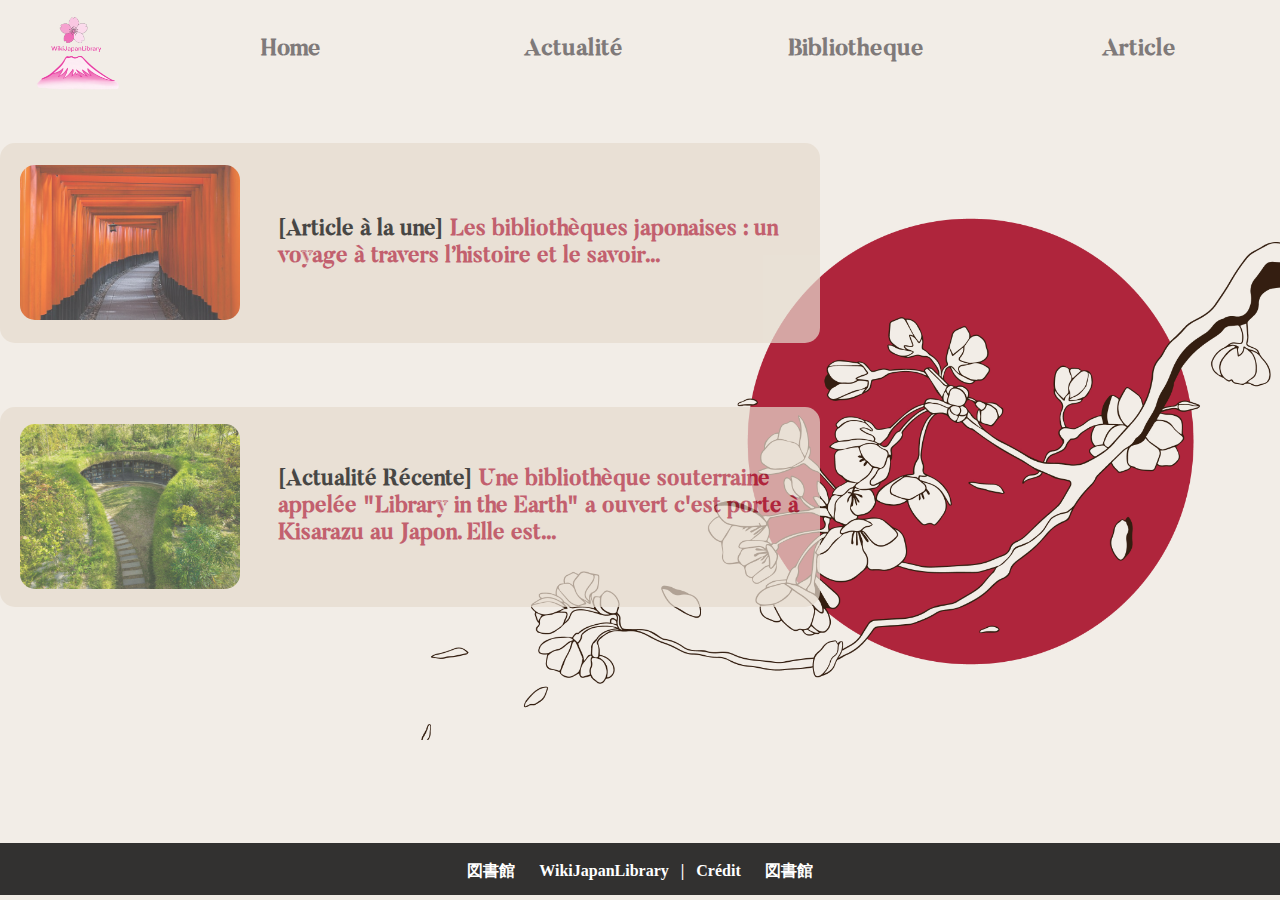
<file: index.html>
<!DOCTYPE html>
<html lang="en">
  <head>
    <meta charset="UTF-8" />
    <meta name="viewport" content="width=device-width, initial-scale=1.0" />
    <meta name="author" content="lemarch252" />
    <title>wikiJapanLibrary</title>
    <link rel="stylesheet" href="ui/style.css" />
    <link rel="stylesheet" href="ui/accueil.css" />
  </head>
  <body>
    <!-- header de la page avec toute la partie navigation et menu  -->
    <header class="zone-menu">
      <img
        id="logo_site"
        src="ui/images/WikiJapanLibrary.png"
        alt="logo site"
      />

      <div class="menu-hamburger">
        <img src="ui/images/icon_menu.png" alt="image menu hamburger" />
      </div>

      <nav class="menu">
        <section class="simple">
          <h3><a href="accueil.html">Home</a></h3>
        </section>

        <section class="simple">
          <h3><a href="ui/page/actualites.html">Actualité</a></h3>
        </section>

        <section class="multiple">
          <h3>Bibliotheque</h3>
          <ul>
            <li><a href="ui/page/bib_maj.html">Incontournables</a></li>
            <li><a href="ui/page/bib_type.html">Catégorie</a></li>
          </ul>
        </section>

        <section class="simple">
          <h3><a href="ui/page/article.html">Article</a></h3>
        </section>
      </nav>
    </header>
    <!-- partie principale de la page d'accueil -->
    <main>
      <!-- premiere carte avec redirection vers la page en question  -->
      <a class="block_article" href="ui/page/article.html">
        <section class="article_recent">
          <img id="torii_img" src="ui/images/torii.jpg" alt="photo article" />
          <h3>
            <strong class="type">[Article à la une] </strong> Les bibliothèques
            japonaises : un voyage à travers l’histoire et le savoir...
          </h3>
        </section>
      </a>
      <!-- deuxieme carte avec redirection vers la page en question -->
      <a class="block_actu" href="ui/page/actualites.html">
        <section class="actualite_recente">
          <img
            id="under"
            src="ui/images/underground_library.jpg"
            alt="photo article"
          />
          <h3>
            <strong class="type">[Actualité Récente]</strong> Une bibliothèque
            souterraine appelée "Library in the Earth" a ouvert c'est porte à
            Kisarazu au Japon. Elle est...
          </h3>
        </section>
      </a>
    </main>
    <!-- partie footer de la page avec lien vers la page crédit  -->
    <footer>
      <p>
        <a href="ui/page/credit.html"
          ><strong>
            図書館
            &nbsp;&nbsp;&nbsp;&nbsp;&nbsp;WikiJapanLibrary&nbsp;&nbsp;&nbsp;|&nbsp;&nbsp;
            Crédit &nbsp;&nbsp;&nbsp;&nbsp;&nbsp;図書館</strong
          >
        </a>
      </p>
    </footer>
  </body>
</html>
</file>
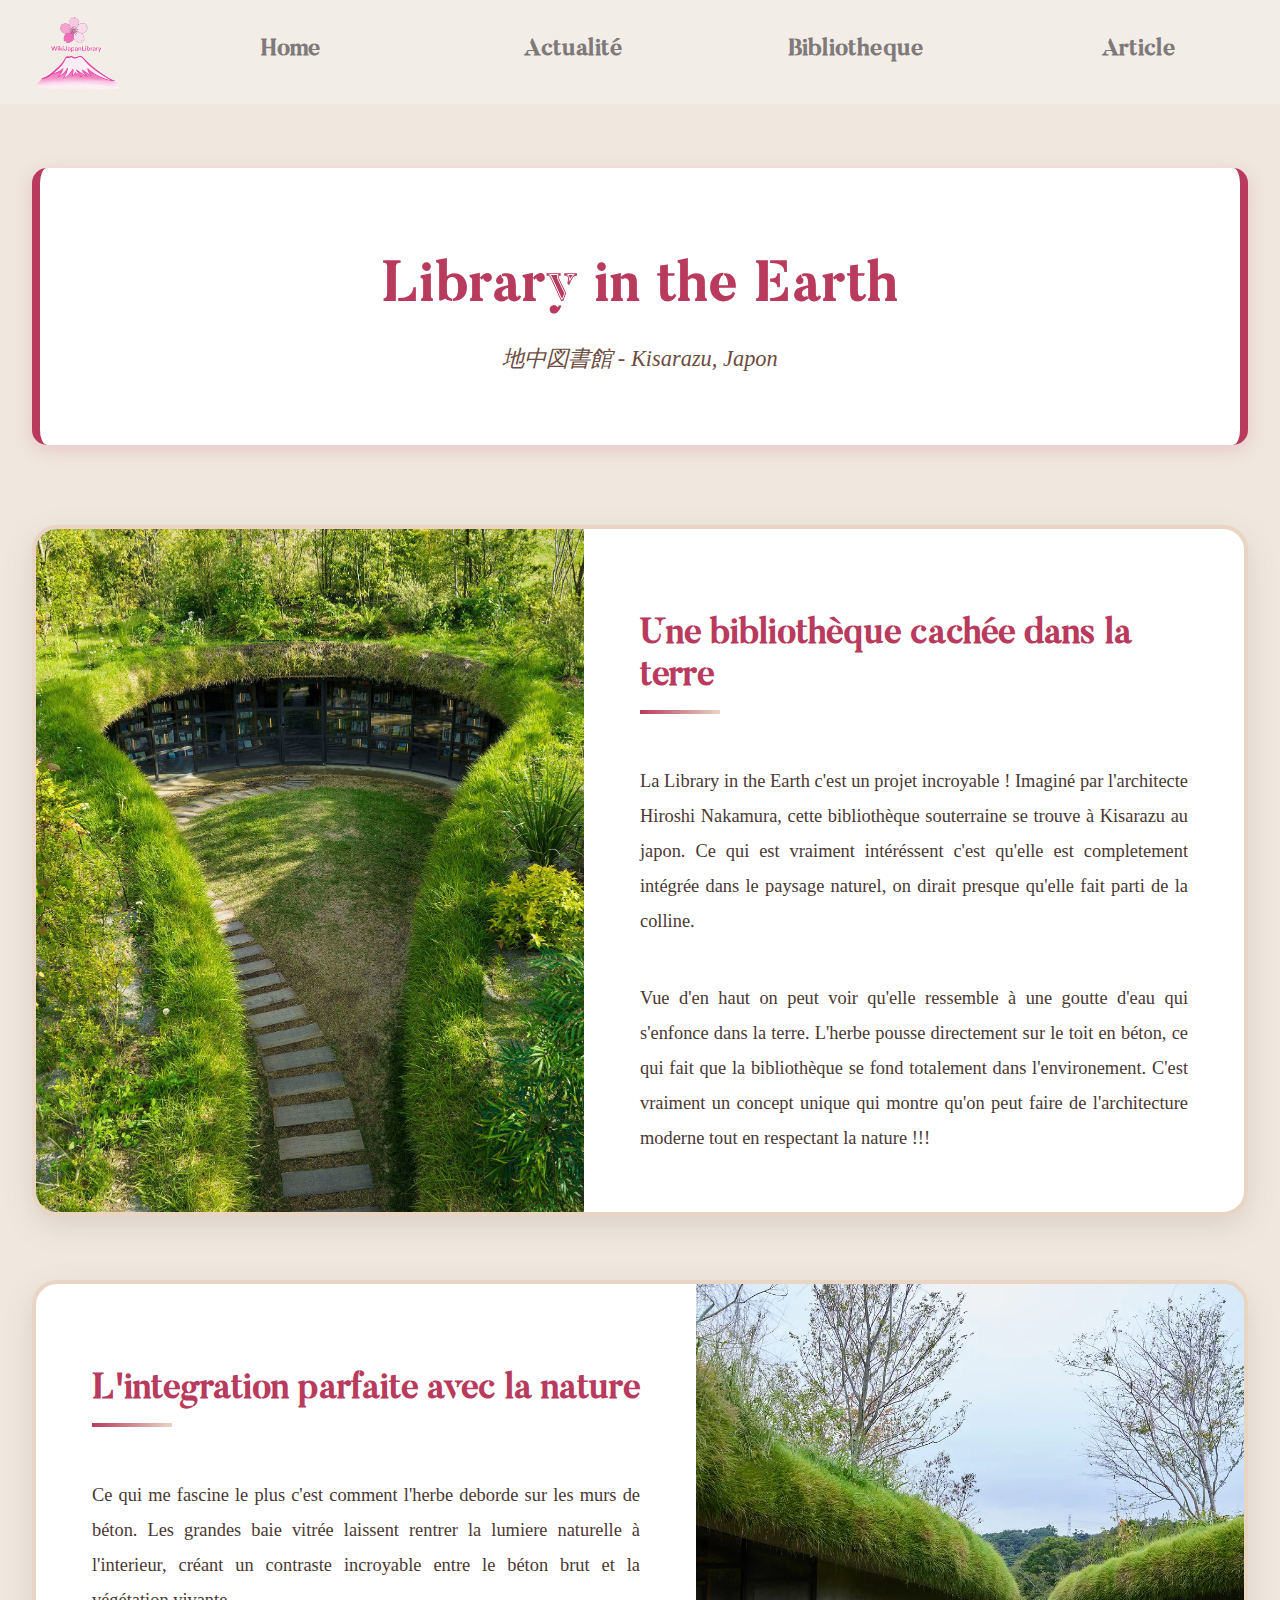
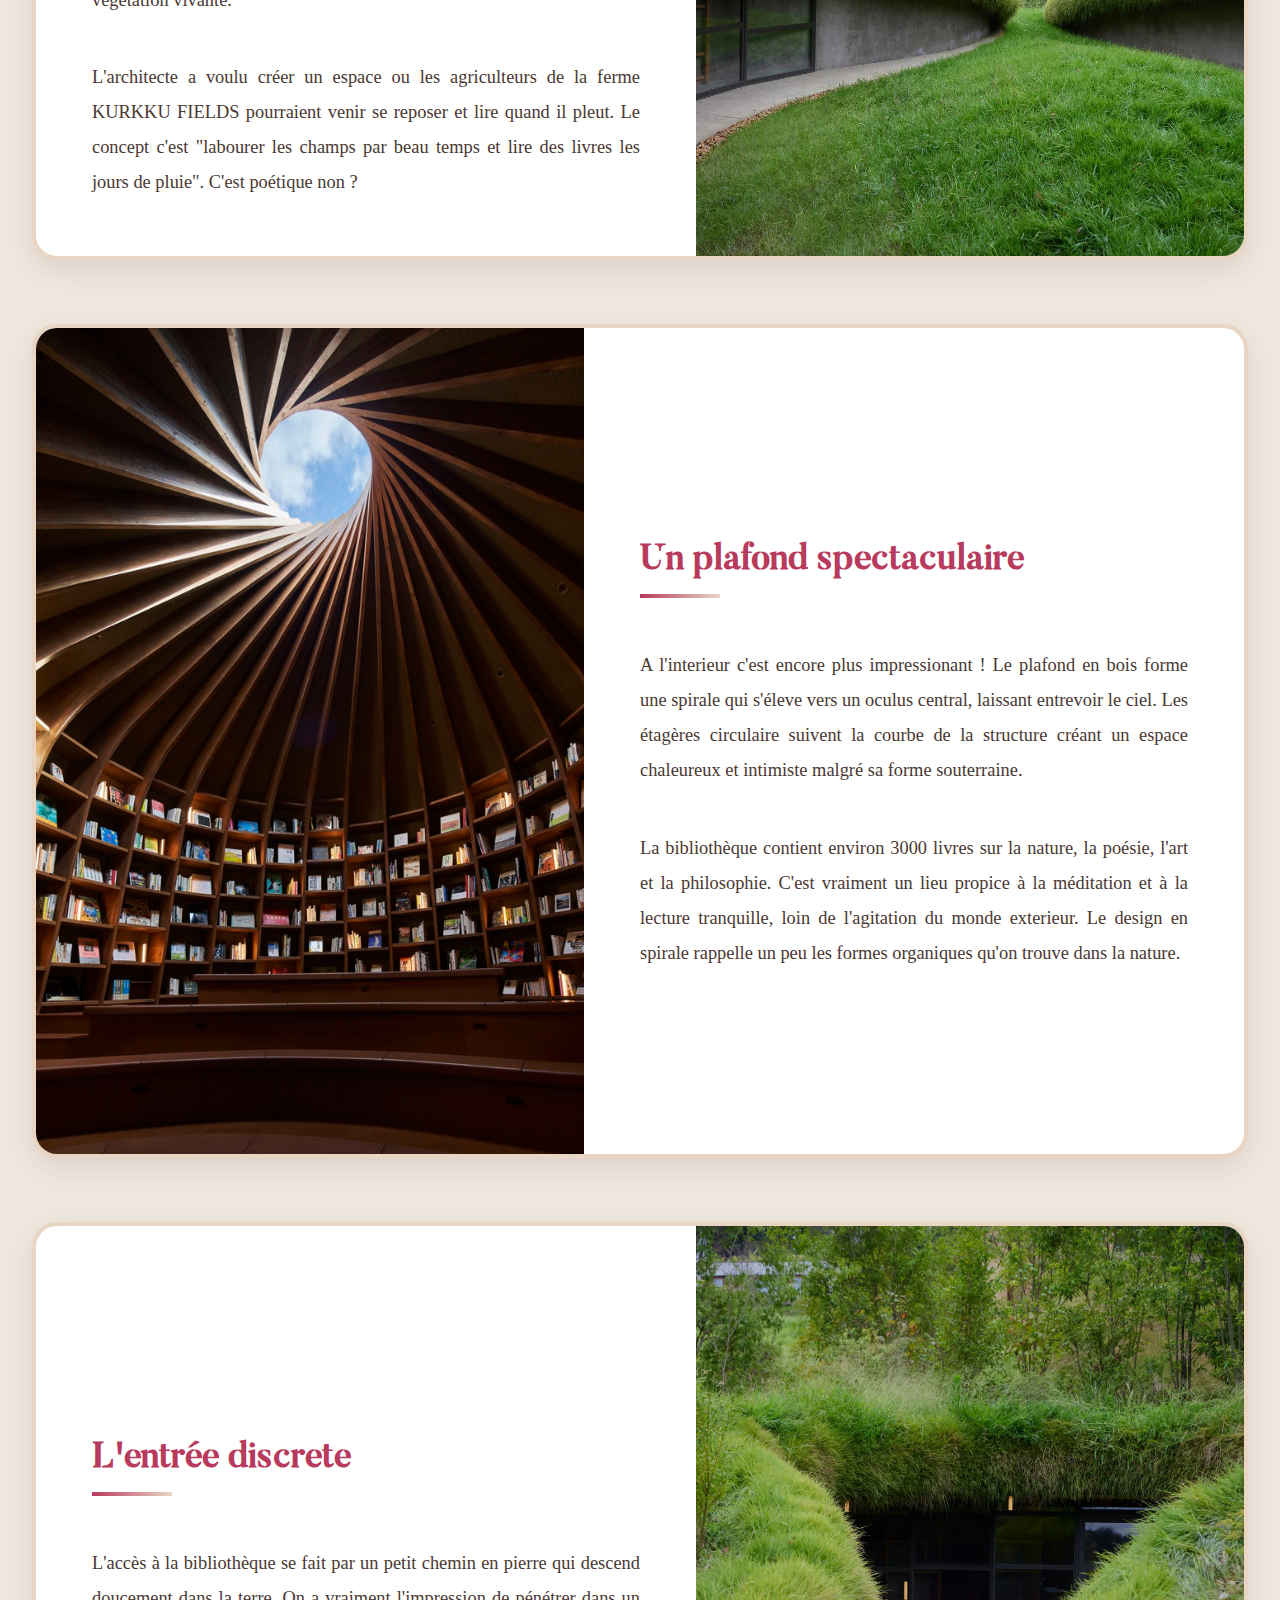
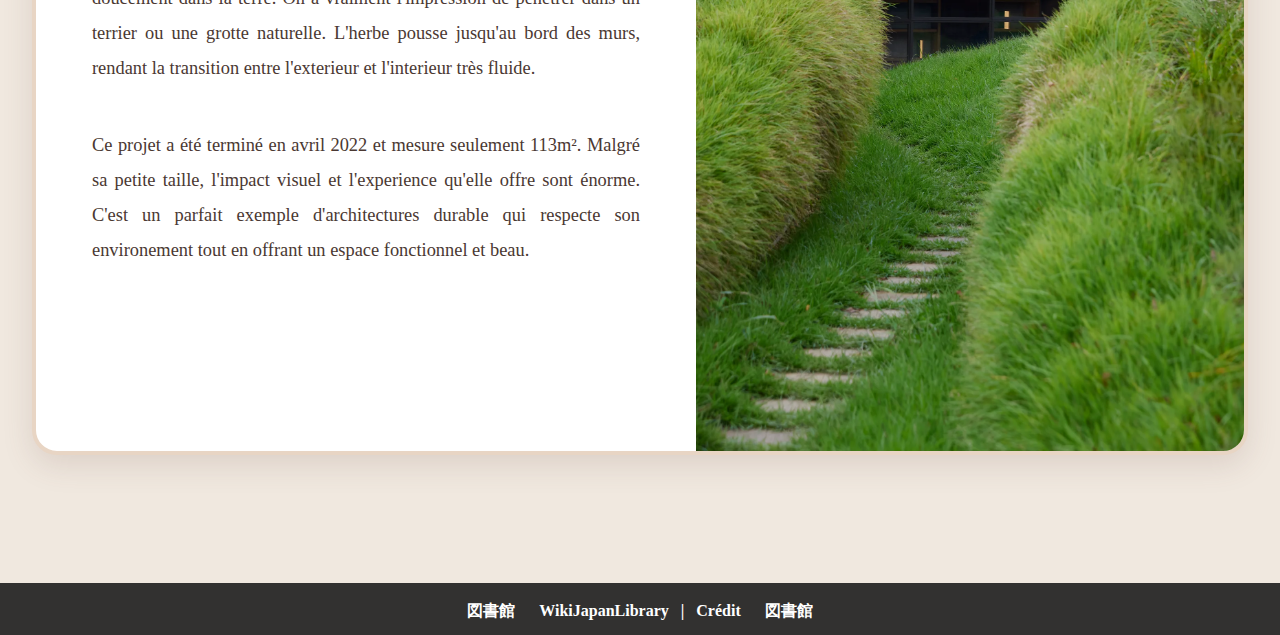
<file: ui/page/actualites.html>
<!DOCTYPE html>
<html lang="fr">
<head>
    <meta charset="UTF-8">
    <meta name="viewport" content="width=device-width, initial-scale=1.0">
    <title>Library in the Earth - WikiJapanLibrary</title>
    <link rel="stylesheet" href="../style.css">
    <link rel="stylesheet" href="../page/style/actualites.css">
</head>
<body>
    <!-- partie menu et navigation -->
    <header class="zone-menu">
      <img
        id="logo_site"
        src="../images/WikiJapanLibrary.png"
        alt="logo site"
      />

      <div class="menu-hamburger">
            <img src="../images/icon_menu.png" alt="image menu hamburger">
      </div>

      <nav class="menu">
        <section class="simple">
          <h3><a href="../../index.html">Home</a></h3>
        </section>

        <section class="simple">
          <h3><a href="actualites.html">Actualité</a></h3>
        </section>

        <section class="multiple">
          <h3>Bibliotheque</h3>
          <ul>
            <li><a href="bib_maj.html">Incontournables</a></li>
            <li><a href="bib_type.html">Catégorie</a></li>
          </ul>
        </section>

        <section class="simple">
          <h3><a href="article.html">Article</a></h3>
        </section>
      </nav>
    </header>
    <!-- partie principale  -->
    <main>
        <!-- entete de la page  -->
        <div class="article-header">
            <h1>Library in the Earth</h1>
            <p class="article_sous_titre">地中図書館 - Kisarazu, Japon</p>
        </div>
        <!-- premiere article avec le texte  a droite  -->
        <article class="zone_article">
            <div class="article-image">
                <img src="../images/underground_library.jpg" alt="Vue aérienne de la bibliothèque">
            </div>
            <div class="zone_texte_article">
                <h2>Une bibliothèque cachée dans la terre</h2>
                <p>
                    La Library in the Earth c'est un projet incroyable ! Imaginé par l'architecte Hiroshi Nakamura, 
                    cette bibliothèque souterraine se trouve à Kisarazu au japon. Ce qui est vraiment intéréssent c'est qu'elle est 
                    completement intégrée dans le paysage naturel, on dirait presque qu'elle fait parti de la colline.
                </p>
                <p>
                    Vue d'en haut on peut voir qu'elle ressemble à une  goutte d'eau qui s'enfonce dans la terre. L'herbe pousse 
                    directement sur le toit en béton, ce qui fait que la bibliothèque se fond totalement dans 
                    l'environement. C'est vraiment un concept unique qui montre qu'on peut faire de l'architecture 
                    moderne tout en respectant la nature !!!
                </p>
            </div>
        </article>
        <!-- deuxieme article avec le texte a gauche  -->
        <article class="zone_article reverse">
            <div class="article-image">
                <img src="../images/ug_bevitree.webp" alt="Façade extérieure">
            </div>
            <div class="zone_texte_article">
                <h2>L'integration parfaite avec la nature</h2>
                <p>
                    Ce qui me fascine le plus c'est comment l'herbe deborde sur les murs de béton. 
                    Les grandes baie vitrée laissent rentrer la lumiere naturelle à l'interieur, créant un 
                    contraste incroyable entre le béton brut et la végétation vivante.
                </p>
                <p>
                    L'architecte a voulu créer un espace ou les agriculteurs de la ferme KURKKU FIELDS pourraient 
                    venir se reposer et lire quand il pleut. Le concept c'est "labourer les champs par beau temps 
                    et lire des livres les jours de pluie". C'est poétique non ?
                </p>
            </div>
        </article>

        <!-- troisieme article avec le texte a droite  -->
        <article class="zone_article">
            <div class="article-image">
                <img src="../images/ug_plafond.jpg" alt="Intérieur avec plafond">
            </div>
            <div class="zone_texte_article">
                <h2>Un plafond spectaculaire</h2>
                <p>
                    A l'interieur c'est encore plus impressionant ! Le plafond en bois forme une spirale qui 
                    s'éleve vers un oculus central, laissant entrevoir le ciel. Les étagères circulaire suivent 
                    la courbe de la structure créant un espace chaleureux et intimiste malgré sa forme souterraine.
                </p>
                <p>
                    La bibliothèque contient environ 3000 livres sur la nature, la poésie, l'art et la philosophie. 
                    C'est vraiment un lieu propice à la méditation et à la lecture tranquille, loin de l'agitation 
                    du monde exterieur. Le design en spirale rappelle un peu les formes organiques qu'on trouve 
                    dans la nature.
                </p>
            </div>
        </article>

        <!-- quatrieme article avec le texte gauche  -->
        <article class="zone_article reverse">
            <div class="article-image">
                <img src="../images/ug_exterieur.webp" alt="Entrée de la bibliothèque">
            </div>
            <div class="zone_texte_article">
                <h2>L'entrée discrete</h2>
                <p>
                    L'accès à la bibliothèque se fait par un petit chemin en pierre qui descend doucement dans 
                    la terre. On a vraiment l'impression de pénétrer dans un terrier ou une grotte naturelle. 
                    L'herbe pousse jusqu'au bord des murs, rendant la transition entre l'exterieur et l'interieur 
                    très fluide.
                </p>
                <p>
                    Ce projet a été terminé en avril 2022 et mesure seulement 113m². Malgré sa petite taille, 
                    l'impact visuel et l'experience qu'elle offre sont énorme. C'est un parfait exemple d'architectures 
                    durable qui respecte son environement tout en offrant un espace fonctionnel et beau.
                </p>
            </div>
        </article>
    </main>
    <!-- partie pied de page avec liens vers la page crédit -->
    <footer>
      <p>
        <a href="credit.html">
          <strong>
            図書館
            &nbsp;&nbsp;&nbsp;&nbsp;&nbsp;WikiJapanLibrary&nbsp;&nbsp;&nbsp;|&nbsp;&nbsp;
            Crédit &nbsp;&nbsp;&nbsp;&nbsp;&nbsp;図書館
          </strong>
        </a>
      </p>
    </footer>
</body>
</html>
</file>
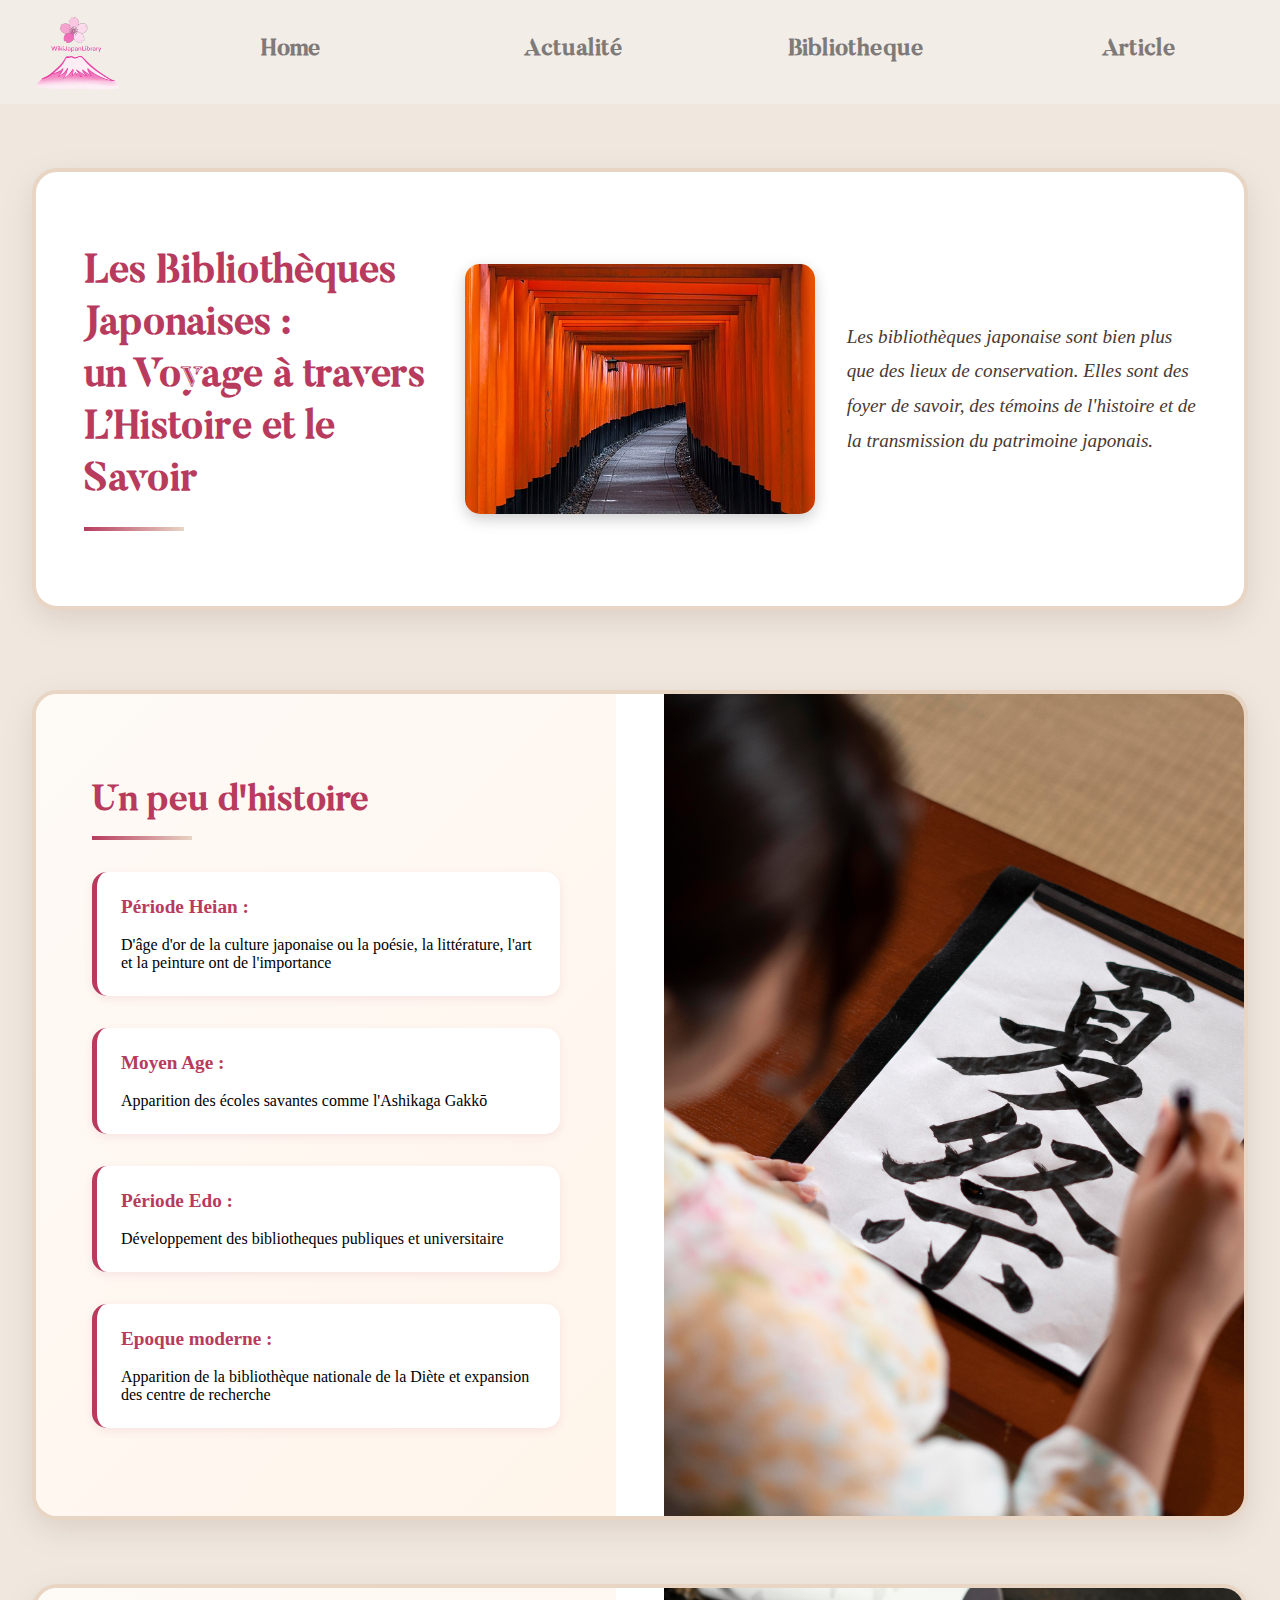
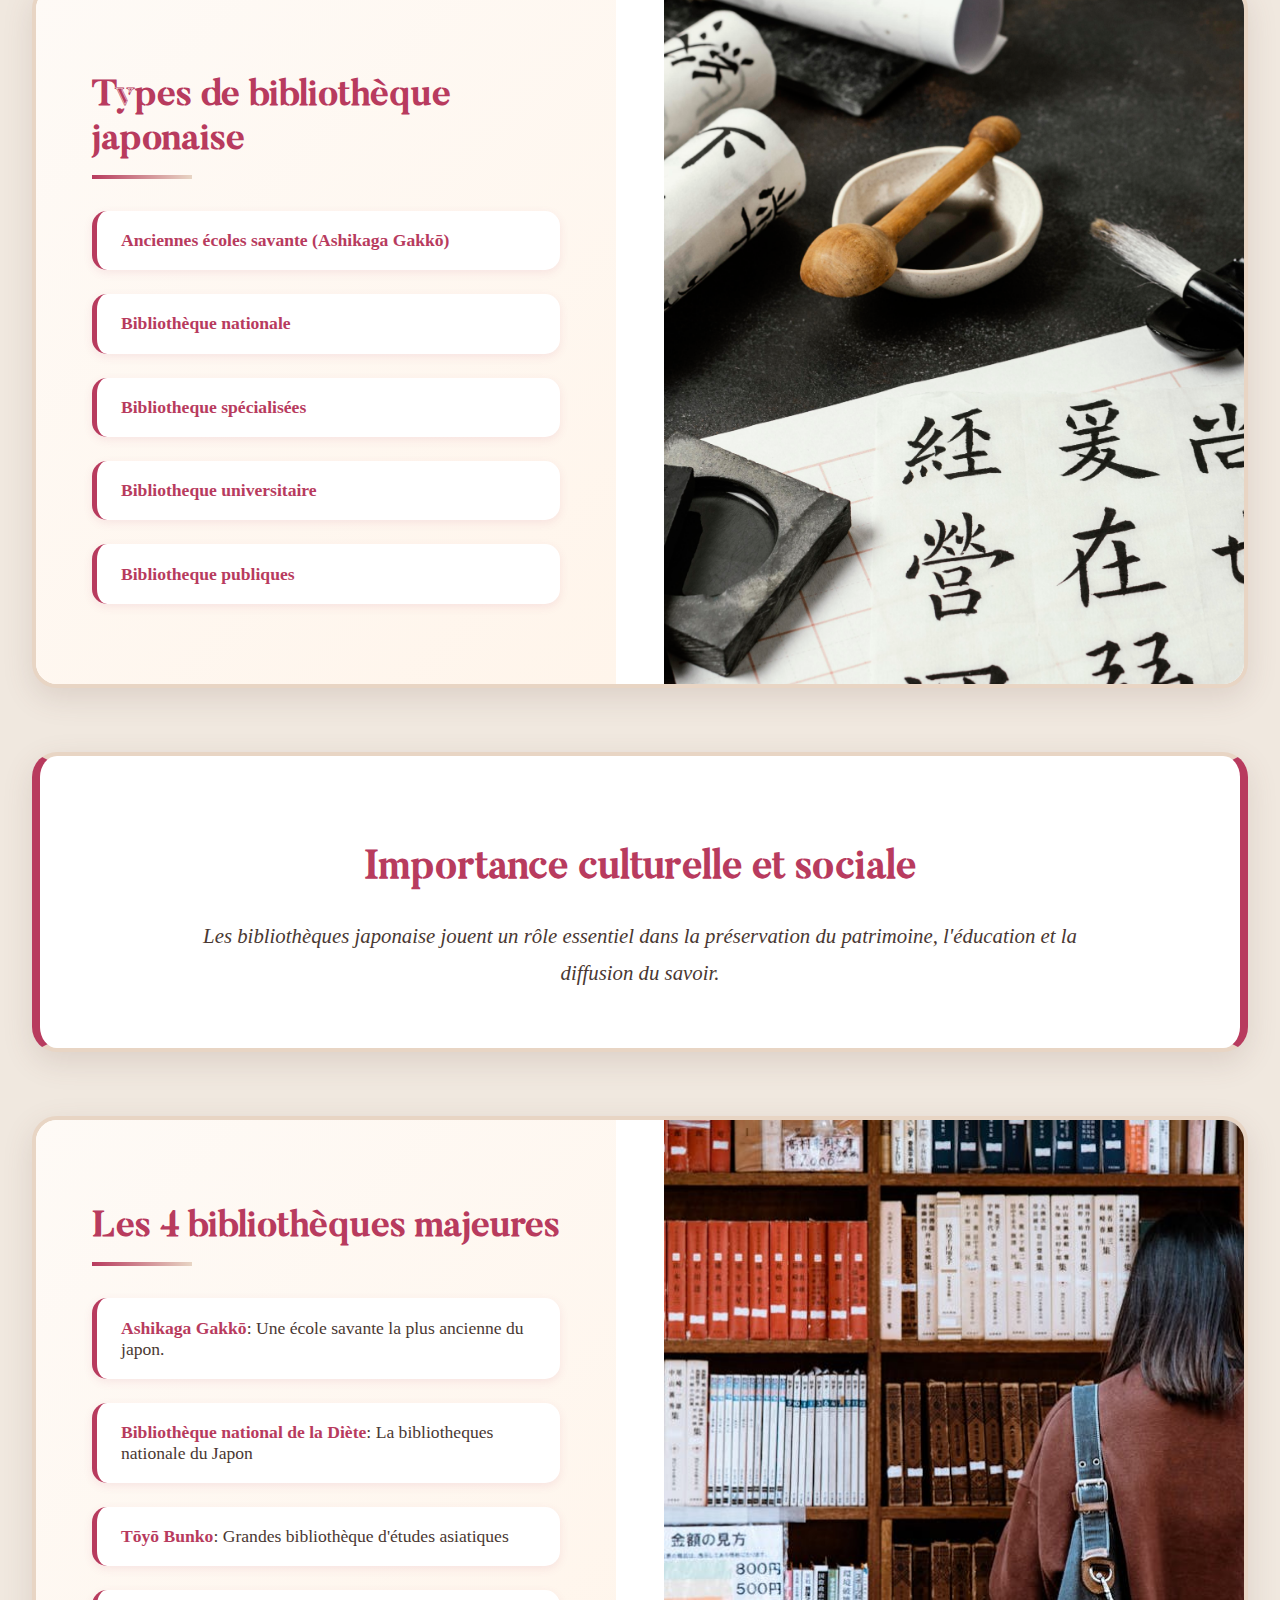
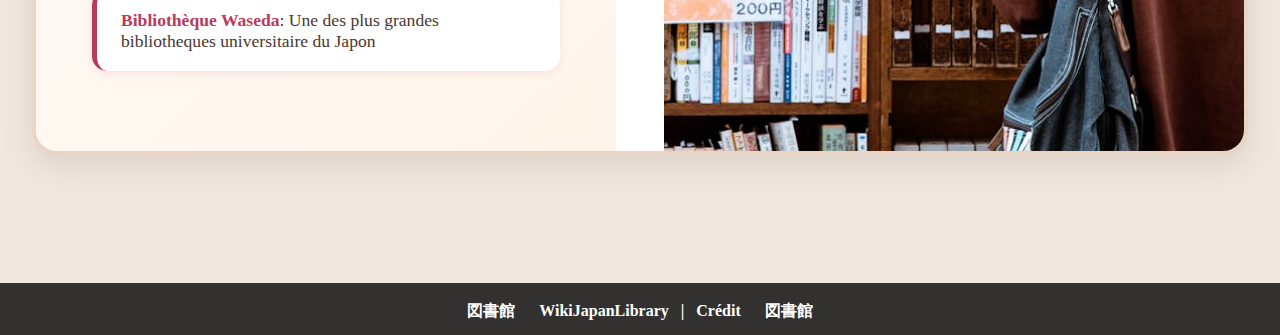
<file: ui/page/article.html>
<!DOCTYPE html>
<html lang="en">
  <head>
    <meta charset="UTF-8" />
    <meta name="viewport" content="width=device-width, initial-scale=1.0" />
    <link rel="stylesheet" href="../style.css" />
    <link rel="stylesheet" href="style/article.css" />
    <title>wikiJapanLibrary</title>
  </head>
  <body>
    <header class="zone-menu">
      <img
        id="logo_site"
        src="../images/WikiJapanLibrary.png"
        alt="logo site"
      />

      <div class="menu-hamburger">
        <img src="../images/icon_menu.png" alt="image menu hamburger" />
      </div>

      <nav class="menu">
        <section class="simple">
          <h3><a href="../../index.html">Home</a></h3>
        </section>

        <section class="simple">
          <h3><a href="actualites.html">Actualité</a></h3>
        </section>

        <section class="multiple">
          <h3>Bibliotheque</h3>
          <ul>
            <li><a href="bib_maj.html">Incontournables</a></li>
            <li><a href="bib_type.html">Catégorie</a></li>
          </ul>
        </section>

        <section class="simple">
          <h3><a href="article.html">Article</a></h3>
        </section>
      </nav>
    </header>
    <!-- partie principale  -->
    <main>
      <div class="intro">
        <div class="intro-gauche">
          <h1 id="titre_article">
            Les Bibliothèques Japonaises :<br />un Voyage à travers
            <br />L’Histoire et le Savoir
          </h1>
        </div>

        <div class="intro-milieu">
          <img src="../images/torii.jpg" alt="Une photo d'un torii japonais" />
        </div>

        <div class="intro-droite">
          <p>
            Les bibliothèques japonaise sont bien plus que des lieux de
            conservation. Elles sont des foyer de savoir, des témoins de
            l'histoire et de la transmission du patrimoine japonais.
          </p>
        </div>
      </div>
      <!-- partie histoire  -->
      <section class="histoire">
        <div class="histoire-gauche">
          <h2>Un peu d'histoire</h2>
          <ul class="liste_histoire">
            <li>
              <strong>Période Heian :</strong><br /><br />D'âge d'or de la
              culture japonaise ou la poésie, la littérature, l'art et la
              peinture ont de l'importance
            </li>
            <li>
              <strong>Moyen Age :</strong><br /><br />Apparition des écoles
              savantes comme l'Ashikaga Gakkō
            </li>
            <li>
              <strong>Période Edo :</strong><br /><br />Développement des
              bibliotheques publiques et universitaire
            </li>
            <li>
              <strong>Epoque moderne :</strong><br /><br />Apparition de la
              bibliothèque nationale de la Diète et expansion des centre de
              recherche
            </li>
          </ul>
        </div>
        <div class="histoire-droite">
          <img
            src="../images/femme_entrain_decrire.jpg"
            alt="Image d'une femme entrain d'écrire"
          />
        </div>
      </section>
      <!-- partie types bib avec redirection  -->
      <section class="types">
        <div class="types-gauche">
          <h2>Types de bibliothèque japonaise</h2>
          <ul class="liste_type">
            <li>
              <a href="bib_type.html#des_ecole_savante"
                >Anciennes écoles savante (Ashikaga Gakkō)</a
              >
            </li>
            <li>
              <a href="bib_type.html#des_bib_nationale"
                >Bibliothèque nationale</a
              >
            </li>
            <li>
              <a href="bib_type.html#des_bib_spe">Bibliotheque spécialisées</a>
            </li>
            <li>
              <a href="bib_type.html#des_bib_univ"
                >Bibliotheque universitaire</a
              >
            </li>
            <li>
              <a href="bib_type.html#des_bib_pub">Bibliotheque publiques</a>
            </li>
          </ul>
        </div>
        <div class="types-droite">
          <img
            src="../images/ecriture_japonaise.jpg"
            alt="image d'écriture japonais"
          />
        </div>
      </section>
      <!-- partie importances  -->
      <section class="importances">
        <h2>Importance culturelle et sociale</h2>
        <p>
          Les bibliothèques japonaise jouent un rôle essentiel dans la
          préservation du patrimoine, l'éducation et la diffusion du savoir.
        </p>
      </section>
      <!-- partie  bib importante avec redirection  -->
      <section class="grandes_bibliotheques">
        <div class="bibliotheque_gauche">
          <h2>Les 4 bibliothèques majeures</h2>
          <ul class="liste_bibliotheque">
            <li>
              <a href="bib_maj.html#des_ashikaga">Ashikaga Gakkō</a>: Une école
              savante la plus ancienne du japon.
            </li>
            <li>
              <a href="bib_maj.html#des_diete"
                >Bibliothèque national de la Diète</a
              >: La bibliotheques nationale du Japon
            </li>
            <li>
              <a href="bib_maj.html#des_toyo">Tōyō Bunko</a>: Grandes
              bibliothèque d'études asiatiques
            </li>
            <li>
              <a href="bib_maj.html#des_waseda">Bibliothèque Waseda</a>: Une des
              plus grandes bibliotheques universitaire du Japon
            </li>
          </ul>
        </div>
        <div class="bibliotheque-droite">
          <img src="../images/bibliotheque_japonaise.jpeg" />
        </div>
      </section>
    </main>
    <!-- partie pîed de page avec  lien vers crédit  -->
    <footer>
      <p>
        <a href="credit.html"
          ><strong>
            図書館
            &nbsp;&nbsp;&nbsp;&nbsp;&nbsp;WikiJapanLibrary&nbsp;&nbsp;&nbsp;|&nbsp;&nbsp;
            Crédit &nbsp;&nbsp;&nbsp;&nbsp;&nbsp;図書館</strong
          >
        </a>
      </p>
    </footer>
  </body>
</html>
</file>
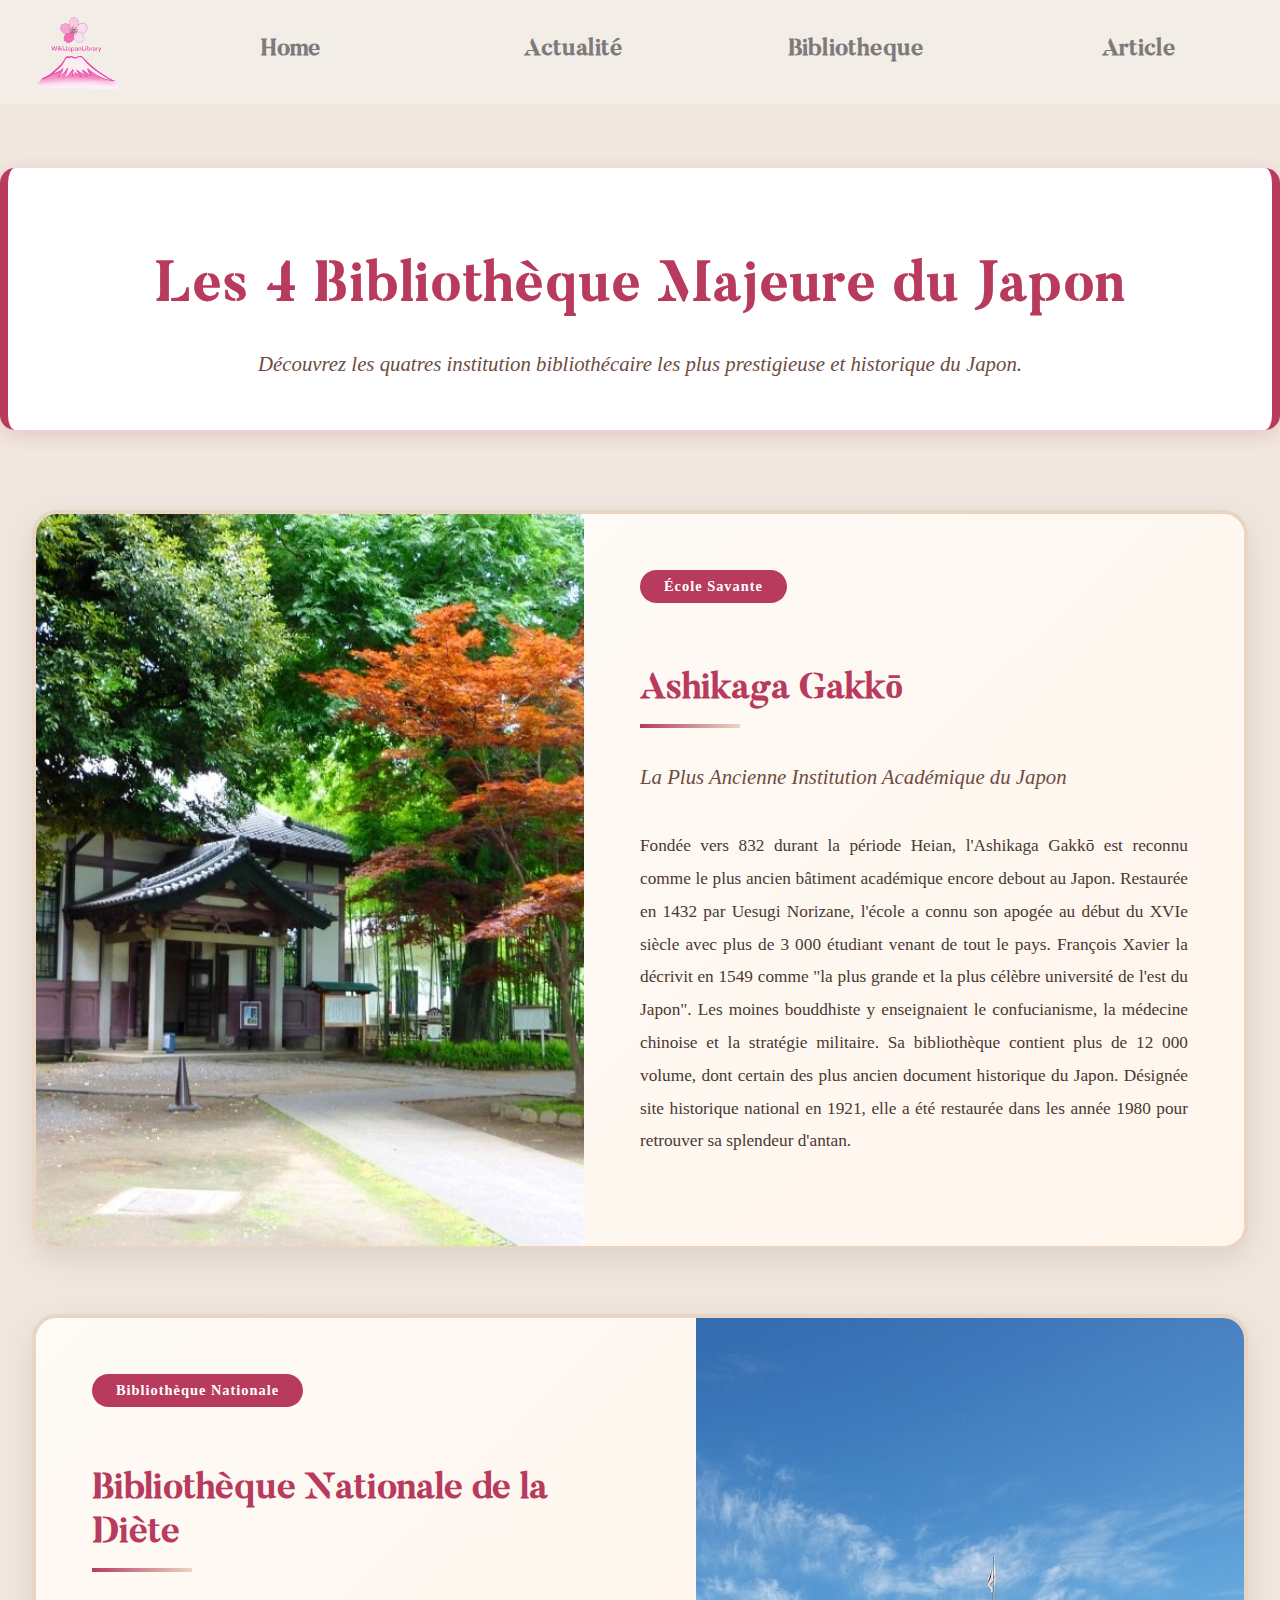
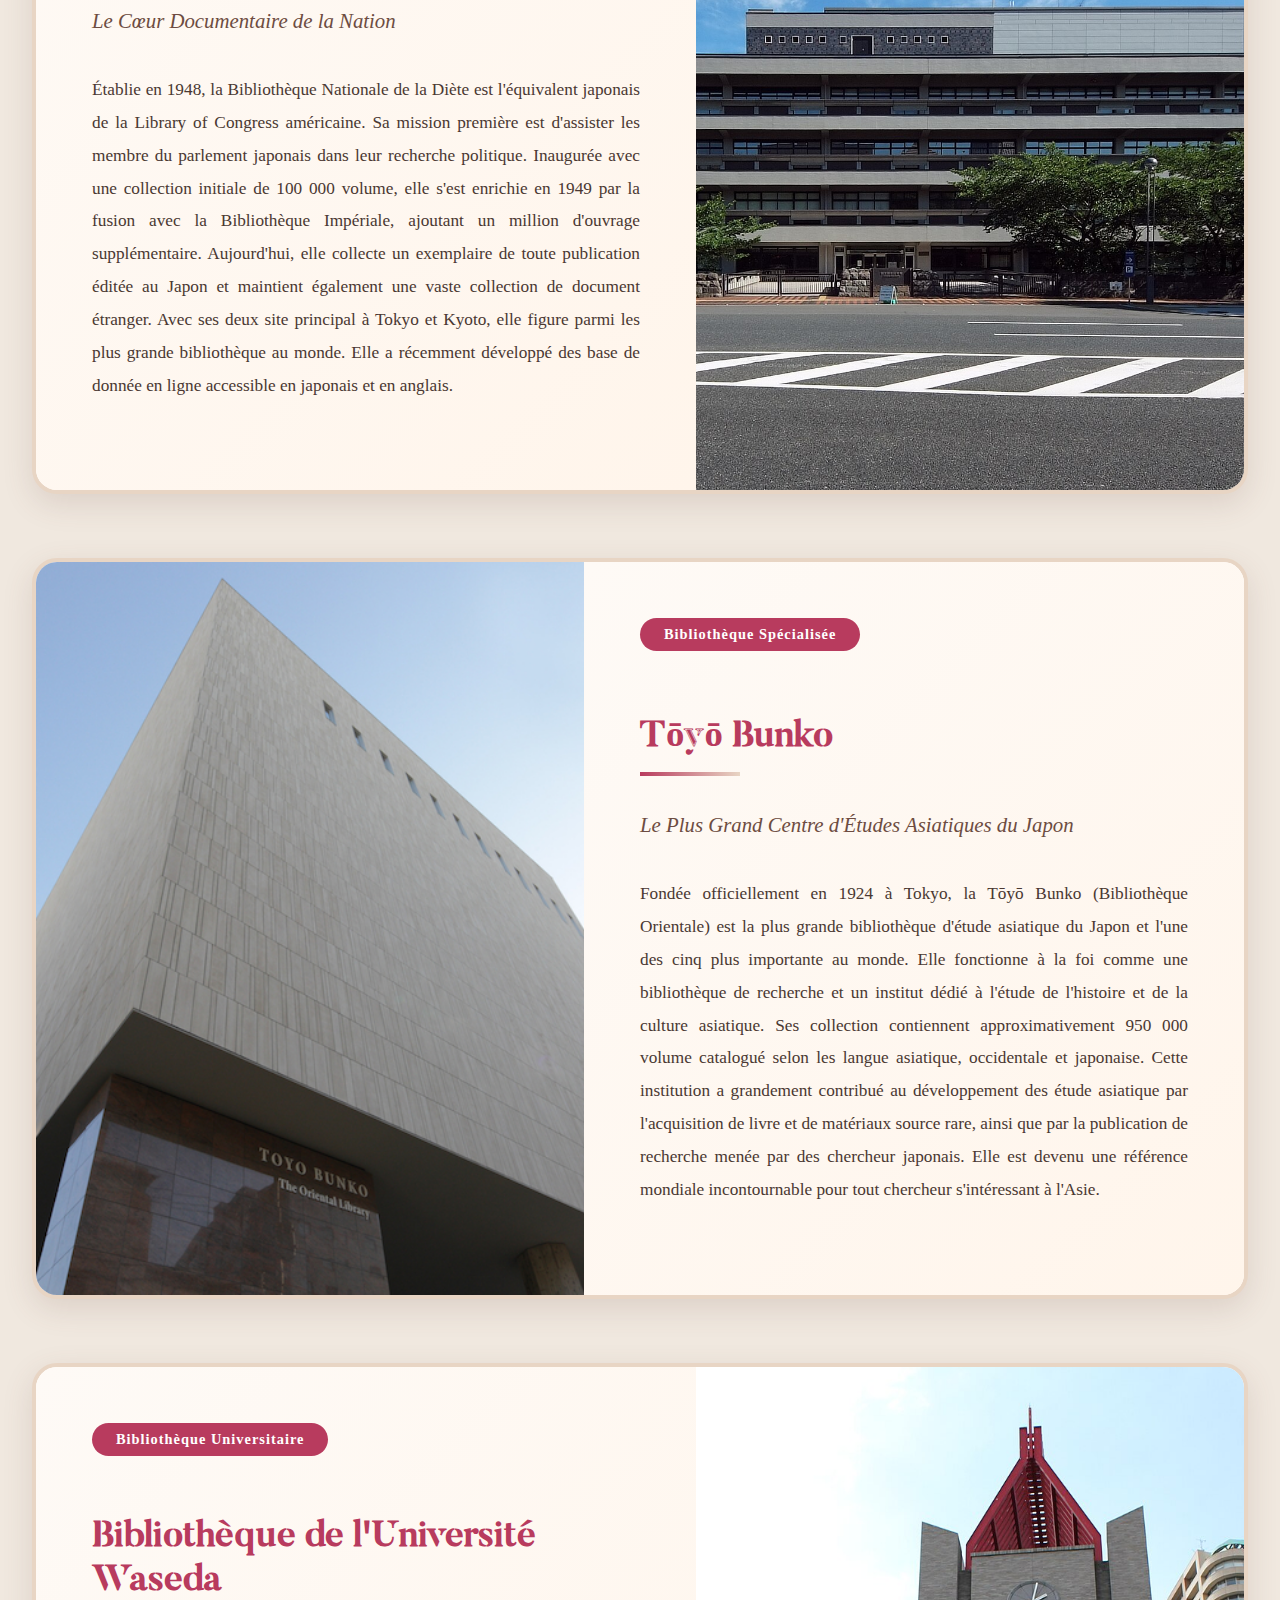
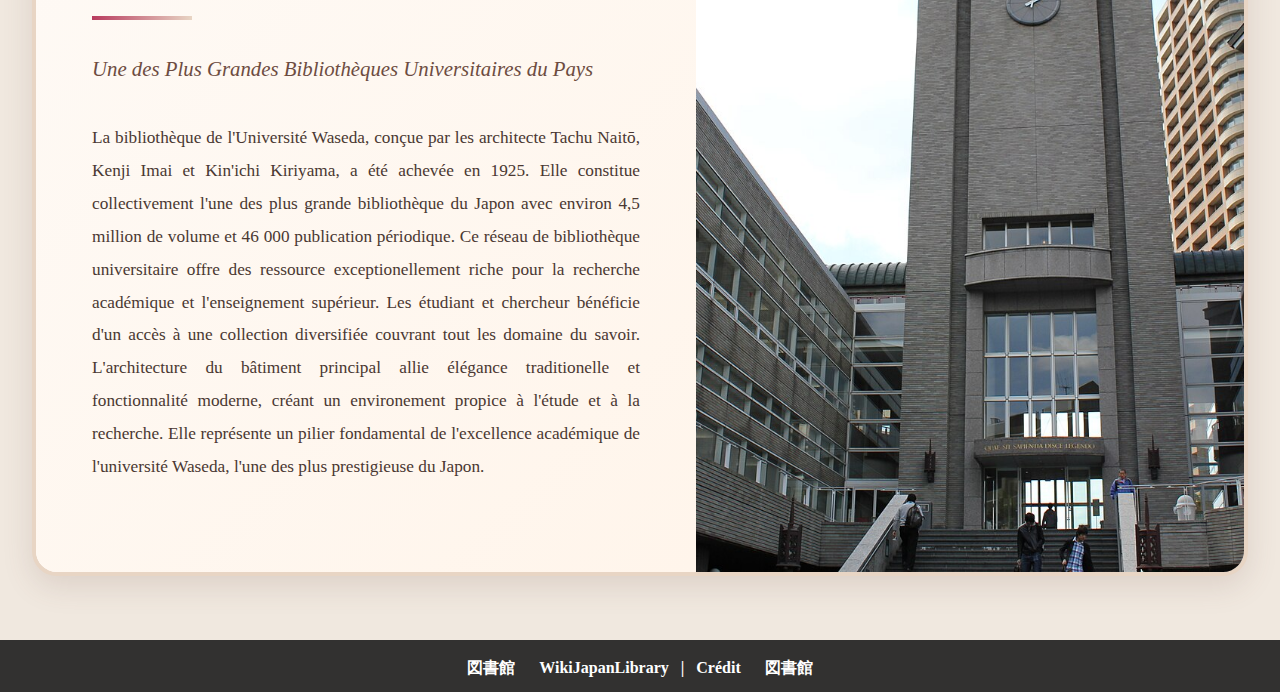
<file: ui/page/bib_maj.html>
<!DOCTYPE html>
<html lang="fr">
  <head>
    <meta charset="UTF-8" />
    <meta name="viewport" content="width=device-width, initial-scale=1.0" />
    <title>Bibliothèques Majeures du Japon - wikiJapanLibrary</title>
    <link rel="stylesheet" href="../style.css" />
    <link rel="stylesheet" href="style/bib_maj.css" />
  </head>
  <body>
    <!-- Partie navigation -->
    <header class="zone-menu">
      <img
        id="logo_site"
        src="../images/WikiJapanLibrary.png"
        alt="logo site"
      />

      <div class="menu-hamburger">
        <img src="../images/icon_menu.png" alt="image menu hamburger" />
      </div>

      <nav class="menu">
        <section class="simple">
          <h3><a href="../../index.html">Home</a></h3>
        </section>

        <section class="simple">
          <h3><a href="actualites.html">Actualité</a></h3>
        </section>

        <section class="multiple">
          <h3>Bibliotheque</h3>
          <ul>
            <li><a href="bib_type.html">Incontournables</a></li>
            <li><a href="bib_type.html">Catégorie</a></li>
          </ul>
        </section>

        <section class="simple">
          <h3><a href="article.html">Article</a></h3>
        </section>
      </nav>
    </header>

    <!-- Partie contenu principal -->
    <main>
      <!-- Partie en-tête  page -->
      <section class="entete-page">
        <h1>Les 4 Bibliothèque Majeure du Japon</h1>
        <p class="sous-titre">
          Découvrez les quatres institution bibliothécaire les plus prestigieuse
          et historique du Japon.
        </p>
      </section>

      <!-- Partie liste  bibliothèques -->
      <section class="conteneur-bibliotheques">
        <div class="liste-cartes">
          <!-- Carte Ashikaga -->
          <article class="carte-bibliotheque" id="des_ashikaga">
            <div class="partie-image">
              <img src="../images/ashikaga.jpg" alt="Ashikaga Gakkō" />
            </div>
            <div class="partie-texte">
              <span class="badge-categorie">École Savante</span>
              <h3>Ashikaga Gakkō</h3>
              <p class="sous-titre-bibliotheque">
                La Plus Ancienne Institution Académique du Japon
              </p>
              <p>
                Fondée vers 832 durant la période Heian, l'Ashikaga Gakkō est
                reconnu comme le plus ancien bâtiment académique encore debout
                au Japon. Restaurée en 1432 par Uesugi Norizane, l'école a connu
                son apogée au début du XVIe siècle avec plus de 3 000 étudiant
                venant de tout le pays. François Xavier la décrivit en 1549
                comme "la plus grande et la plus célèbre université de l'est du
                Japon". Les moines bouddhiste y enseignaient le confucianisme,
                la médecine chinoise et la stratégie militaire. Sa bibliothèque
                contient plus de 12 000 volume, dont certain des plus ancien
                document historique du Japon. Désignée site historique national
                en 1921, elle a été restaurée dans les année 1980 pour retrouver
                sa splendeur d'antan.
              </p>
            </div>
          </article>

          <!-- Carte Diète -->
          <article class="carte-bibliotheque" id="des_diete">
            <div class="partie-image">
              <img src="../images/diete.jpg" alt="Diete" />
            </div>
            <div class="partie-texte">
              <span class="badge-categorie">Bibliothèque Nationale</span>
              <h3>Bibliothèque Nationale de la Diète</h3>
              <p class="sous-titre-bibliotheque">
                Le Cœur Documentaire de la Nation
              </p>
              <p>
                Établie en 1948, la Bibliothèque Nationale de la Diète est
                l'équivalent japonais de la Library of Congress américaine. Sa
                mission première est d'assister les membre du parlement japonais
                dans leur recherche politique. Inaugurée avec une collection
                initiale de 100 000 volume, elle s'est enrichie en 1949 par la
                fusion avec la Bibliothèque Impériale, ajoutant un million
                d'ouvrage supplémentaire. Aujourd'hui, elle collecte un
                exemplaire de toute publication éditée au Japon et maintient
                également une vaste collection de document étranger. Avec ses
                deux site principal à Tokyo et Kyoto, elle figure parmi les plus
                grande bibliothèque au monde. Elle a récemment développé des
                base de donnée en ligne accessible en japonais et en anglais.
              </p>
            </div>
          </article>

          <!-- Carte Tōyō -->
          <article class="carte-bibliotheque" id="des_toyo">
            <div class="partie-image">
              <img src="../images/toyo.jpg" alt="toyo bunko" />
            </div>
            <div class="partie-texte">
              <span class="badge-categorie">Bibliothèque Spécialisée</span>
              <h3>Tōyō Bunko</h3>
              <p class="sous-titre-bibliotheque">
                Le Plus Grand Centre d'Études Asiatiques du Japon
              </p>
              <p>
                Fondée officiellement en 1924 à Tokyo, la Tōyō Bunko
                (Bibliothèque Orientale) est la plus grande bibliothèque d'étude
                asiatique du Japon et l'une des cinq plus importante au monde.
                Elle fonctionne à la foi comme une bibliothèque de recherche et
                un institut dédié à l'étude de l'histoire et de la culture
                asiatique. Ses collection contiennent approximativement 950 000
                volume catalogué selon les langue asiatique, occidentale et
                japonaise. Cette institution a grandement contribué au
                développement des étude asiatique par l'acquisition de livre et
                de matériaux source rare, ainsi que par la publication de
                recherche menée par des chercheur japonais. Elle est devenu une
                référence mondiale incontournable pour tout chercheur
                s'intéressant à l'Asie.
              </p>
            </div>
          </article>

          <!-- Carte Waseda -->
          <article class="carte-bibliotheque" id="des_waseda">
            <div class="partie-image">
              <img src="../images/Waseda_University.JPG" alt="waseda" />
            </div>
            <div class="partie-texte">
              <span class="badge-categorie">Bibliothèque Universitaire</span>
              <h3>Bibliothèque de l'Université Waseda</h3>
              <p class="sous-titre-bibliotheque">
                Une des Plus Grandes Bibliothèques Universitaires du Pays
              </p>
              <p>
                La bibliothèque de l'Université Waseda, conçue par les
                architecte Tachu Naitō, Kenji Imai et Kin'ichi Kiriyama, a été
                achevée en 1925. Elle constitue collectivement l'une des plus
                grande bibliothèque du Japon avec environ 4,5 million de volume
                et 46 000 publication périodique. Ce réseau de bibliothèque
                universitaire offre des ressource exceptionellement riche pour
                la recherche académique et l'enseignement supérieur. Les
                étudiant et chercheur bénéficie d'un accès à une collection
                diversifiée couvrant tout les domaine du savoir. L'architecture
                du bâtiment principal allie élégance traditionelle et
                fonctionnalité moderne, créant un environement propice à l'étude
                et à la recherche. Elle représente un pilier fondamental de
                l'excellence académique de l'université Waseda, l'une des plus
                prestigieuse du Japon.
              </p>
            </div>
          </article>
        </div>
      </section>
    </main>
    <!-- partie footer et crédit  -->
    <footer>
      <p>
        <a href="credit.html">
          <strong>
            図書館
            &nbsp;&nbsp;&nbsp;&nbsp;&nbsp;WikiJapanLibrary&nbsp;&nbsp;&nbsp;|&nbsp;&nbsp;
            Crédit &nbsp;&nbsp;&nbsp;&nbsp;&nbsp;図書館
          </strong>
        </a>
      </p>
    </footer>
  </body>
</html>
</file>
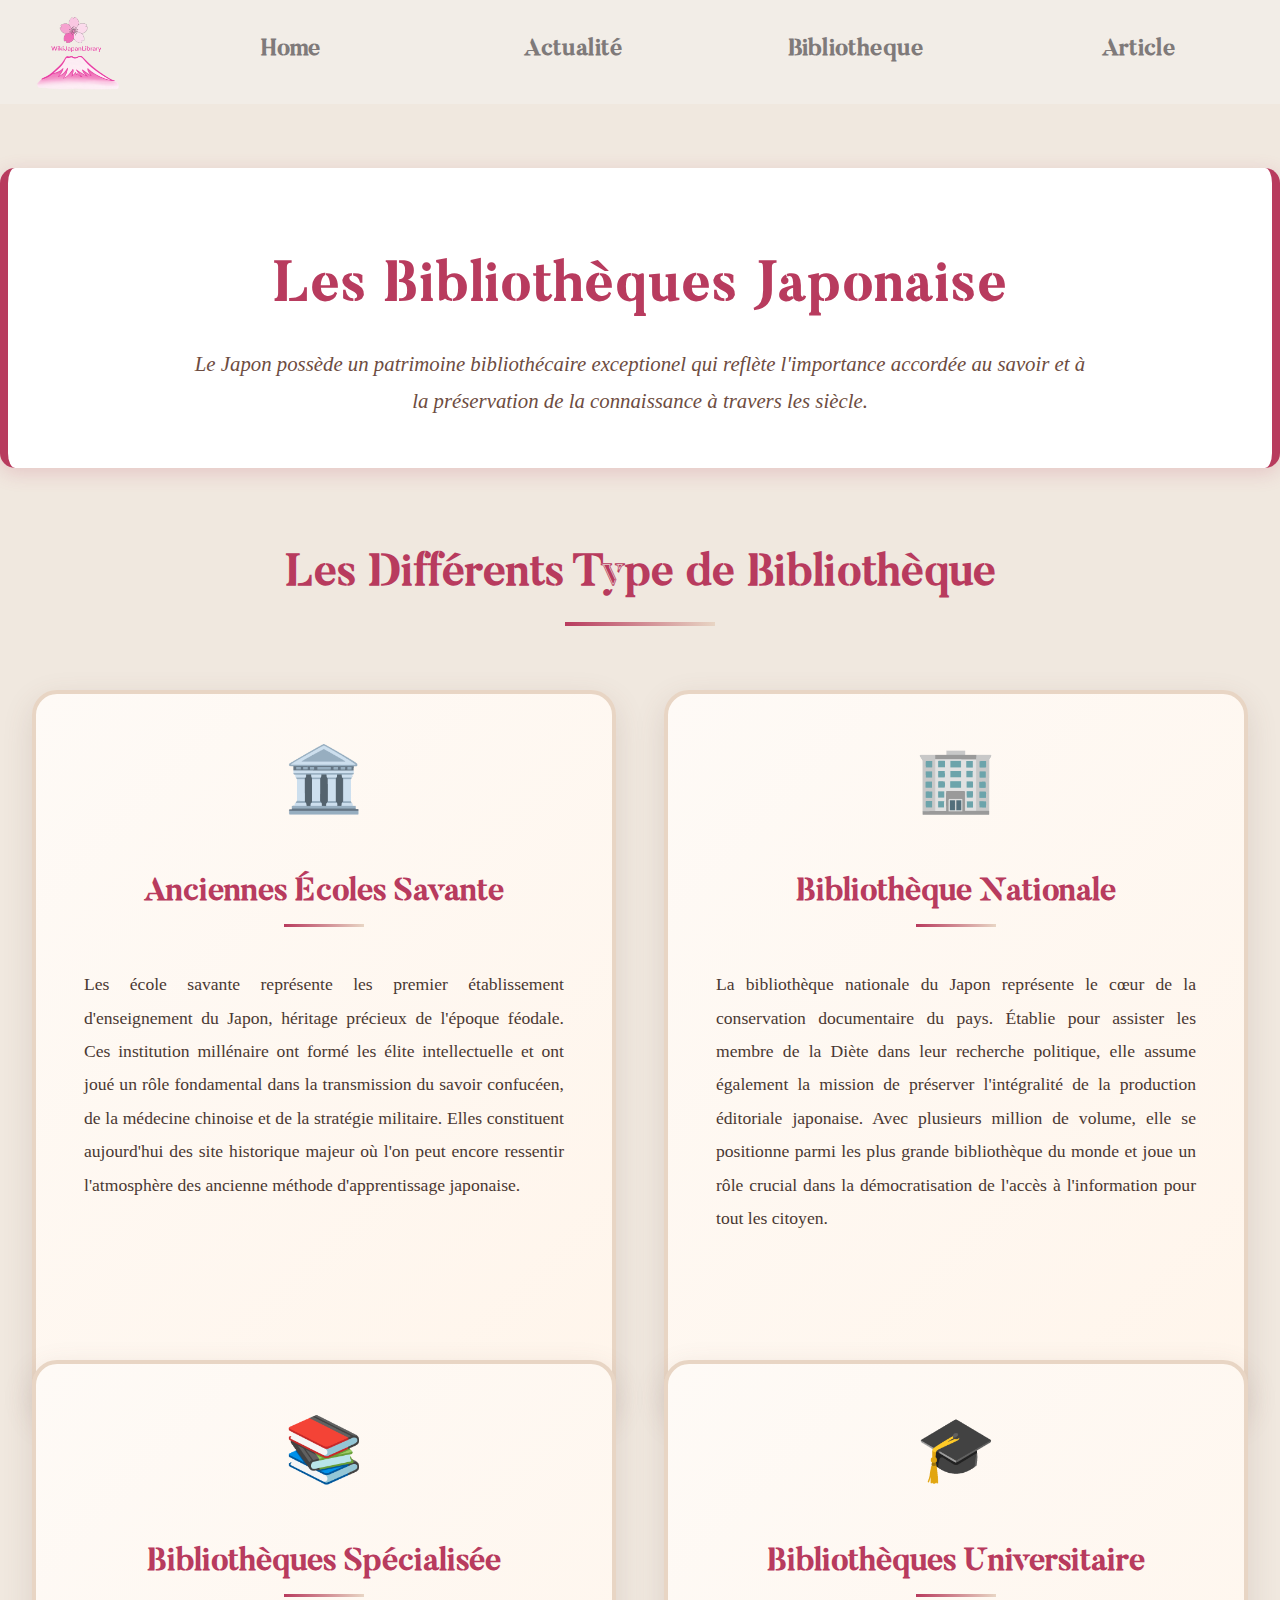
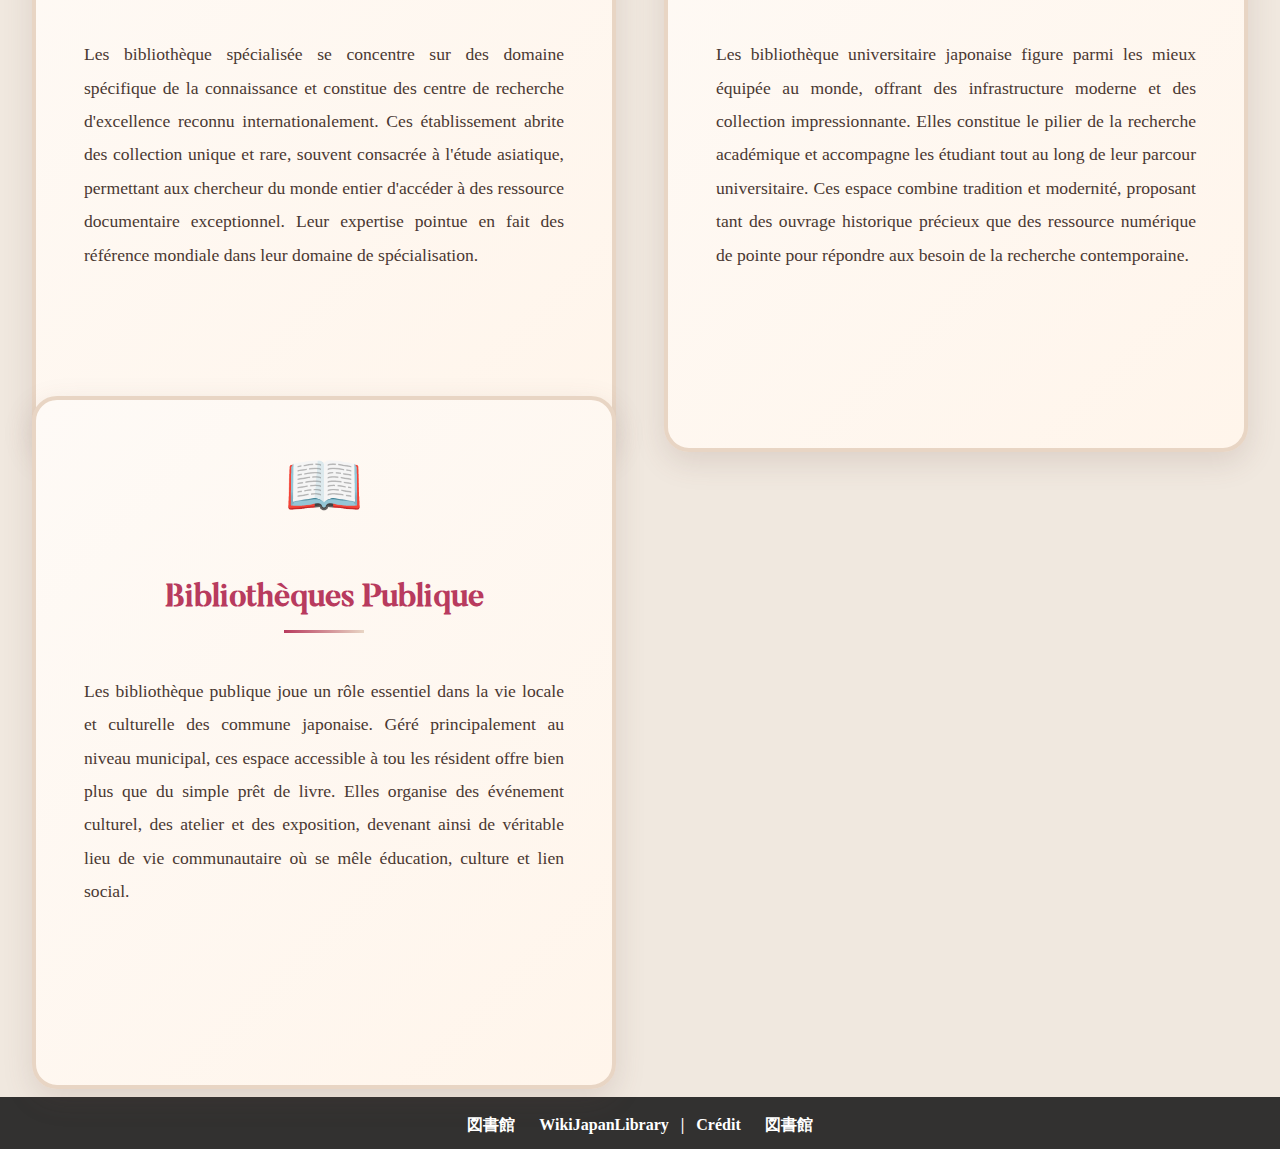
<file: ui/page/bib_type.html>
<!DOCTYPE html>
<html lang="fr">
  <head>
    <meta charset="UTF-8" />
    <meta name="viewport" content="width=device-width, initial-scale=1.0" />
    <title>Types de Bibliothèques - wikiJapanLibrary</title>
    <link rel="stylesheet" href="../style.css" />
    <link rel="stylesheet" href="style/bib_type.css" />
  </head>
  <body>
    <!-- Partie navigation -->
    <header class="zone-menu">
      <img
        id="logo_site"
        src="../images/WikiJapanLibrary.png"
        alt="logo site"
      />

      <div class="menu-hamburger">
        <img src="../images/icon_menu.png" alt="image menu hamburger" />
      </div>

      <nav class="menu">
        <section class="simple">
          <h3><a href="../../index.html">Home</a></h3>
        </section>

        <section class="simple">
          <h3><a href="actualites.html">Actualité</a></h3>
        </section>

        <section class="multiple">
          <h3>Bibliotheque</h3>
          <ul>
            <li><a href="bib_maj.html">Incontournables</a></li>
            <li><a href="bib_type.html">Catégorie</a></li>
          </ul>
        </section>

        <section class="simple">
          <h3><a href="article.html">Article</a></h3>
        </section>
      </nav>
    </header>

    <!-- Partie  principal -->
    <main>
      <!-- Partie en-tête de page -->
      <section class="entete-page">
        <h1>Les Bibliothèques Japonaise</h1>
        <p class="texte-introduction">
          Le Japon possède un patrimoine bibliothécaire exceptionel qui reflète
          l'importance accordée au savoir et à la préservation de la
          connaissance à travers les siècle.
        </p>
      </section>

      <!-- Partie catégories de bibliothèques -->
      <section class="conteneur-categories">
        <h2>Les Différents Type de Bibliothèque</h2>

        <div class="grille-cartes">
          <!-- Carte Écoles Savantes -->
          <a href="ui/bibliotheques/ashikaga.html" class="lien-carte">
            <article class="carte-categorie" id="des_ecole_savante">
              <div class="icone-categorie">🏛️</div>
              <h3>Anciennes Écoles Savante</h3>
              <p>
                Les école savante représente les premier établissement
                d'enseignement du Japon, héritage précieux de l'époque féodale.
                Ces institution millénaire ont formé les élite intellectuelle et
                ont joué un rôle fondamental dans la transmission du savoir
                confucéen, de la médecine chinoise et de la stratégie militaire.
                Elles constituent aujourd'hui des site historique majeur où l'on
                peut encore ressentir l'atmosphère des ancienne méthode
                d'apprentissage japonaise.
              </p>
              
            </article>
          </a>

          <!-- Carte Bibliothèque Nationale -->
          <a href="ui/bibliotheques/diet.html" class="lien-carte">
            <article class="carte-categorie" id="des_bib_nationale">
              <div class="icone-categorie">🏢</div>
              <h3>Bibliothèque Nationale</h3>
              <p>
                La bibliothèque nationale du Japon représente le cœur de la
                conservation documentaire du pays. Établie pour assister les
                membre de la Diète dans leur recherche politique, elle assume
                également la mission de préserver l'intégralité de la production
                éditoriale japonaise. Avec plusieurs million de volume, elle se
                positionne parmi les plus grande bibliothèque du monde et joue
                un rôle crucial dans la démocratisation de l'accès à
                l'information pour tout les citoyen.
              </p>
              
            </article>
          </a>

          <!-- Carte Bibliothèques Spécialisés -->
          <a href="ui/bibliotheques/toyo.html" class="lien-carte">
            <article class="carte-categorie" id="des_bib_spe">
              <div class="icone-categorie">📚</div>
              <h3>Bibliothèques Spécialisée</h3>
              <p>
                Les bibliothèque spécialisée se concentre sur des domaine
                spécifique de la connaissance et constitue des centre de
                recherche d'excellence reconnu internationalement. Ces
                établissement abrite des collection unique et rare, souvent
                consacrée à l'étude asiatique, permettant aux chercheur du monde
                entier d'accéder à des ressource documentaire exceptionnel. Leur
                expertise pointue en fait des référence mondiale dans leur
                domaine de spécialisation.
              </p>
              
            </article>
          </a>

          <!-- Carte Bibliothèque Universitaires -->
          <a href="ui/bibliotheques/waseda.html" class="lien-carte">
            <article class="carte-categorie" id="des_bib_univ">
              <div class="icone-categorie">🎓</div>
              <h3>Bibliothèques Universitaire</h3>
              <p>
                Les bibliothèque universitaire japonaise figure parmi les mieux
                équipée au monde, offrant des infrastructure moderne et des
                collection impressionnante. Elles constitue le pilier de la
                recherche académique et accompagne les étudiant tout au long de
                leur parcour universitaire. Ces espace combine tradition et
                modernité, proposant tant des ouvrage historique précieux que
                des ressource numérique de pointe pour répondre aux besoin de la
                recherche contemporaine.
              </p>
              
            </article>
          </a>

          <!-- Carte Bibliothèques Publiques -->
          <a href="ui/page/article.html" class="lien-carte">
            <article class="carte-categorie" id="des_bib_pub">
              <div class="icone-categorie">📖</div>
              <h3>Bibliothèques Publique</h3>
              <p>
                Les bibliothèque publique joue un rôle essentiel dans la vie
                locale et culturelle des commune japonaise. Géré principalement
                au niveau municipal, ces espace accessible à tou les résident
                offre bien plus que du simple prêt de livre. Elles organise des
                événement culturel, des atelier et des exposition, devenant
                ainsi de véritable lieu de vie communautaire où se mêle
                éducation, culture et lien social.
              </p>
              
            </article>
          </a>
        </div>
      </section>
    </main>
    <!-- partie footer et crédit  -->
    <footer>
      <p>
        <a href="credit.html">
          <strong>
            図書館
            &nbsp;&nbsp;&nbsp;&nbsp;&nbsp;WikiJapanLibrary&nbsp;&nbsp;&nbsp;|&nbsp;&nbsp;
            Crédit &nbsp;&nbsp;&nbsp;&nbsp;&nbsp;図書館
          </strong>
        </a>
      </p>
    </footer>
  </body>
</html>
</file>
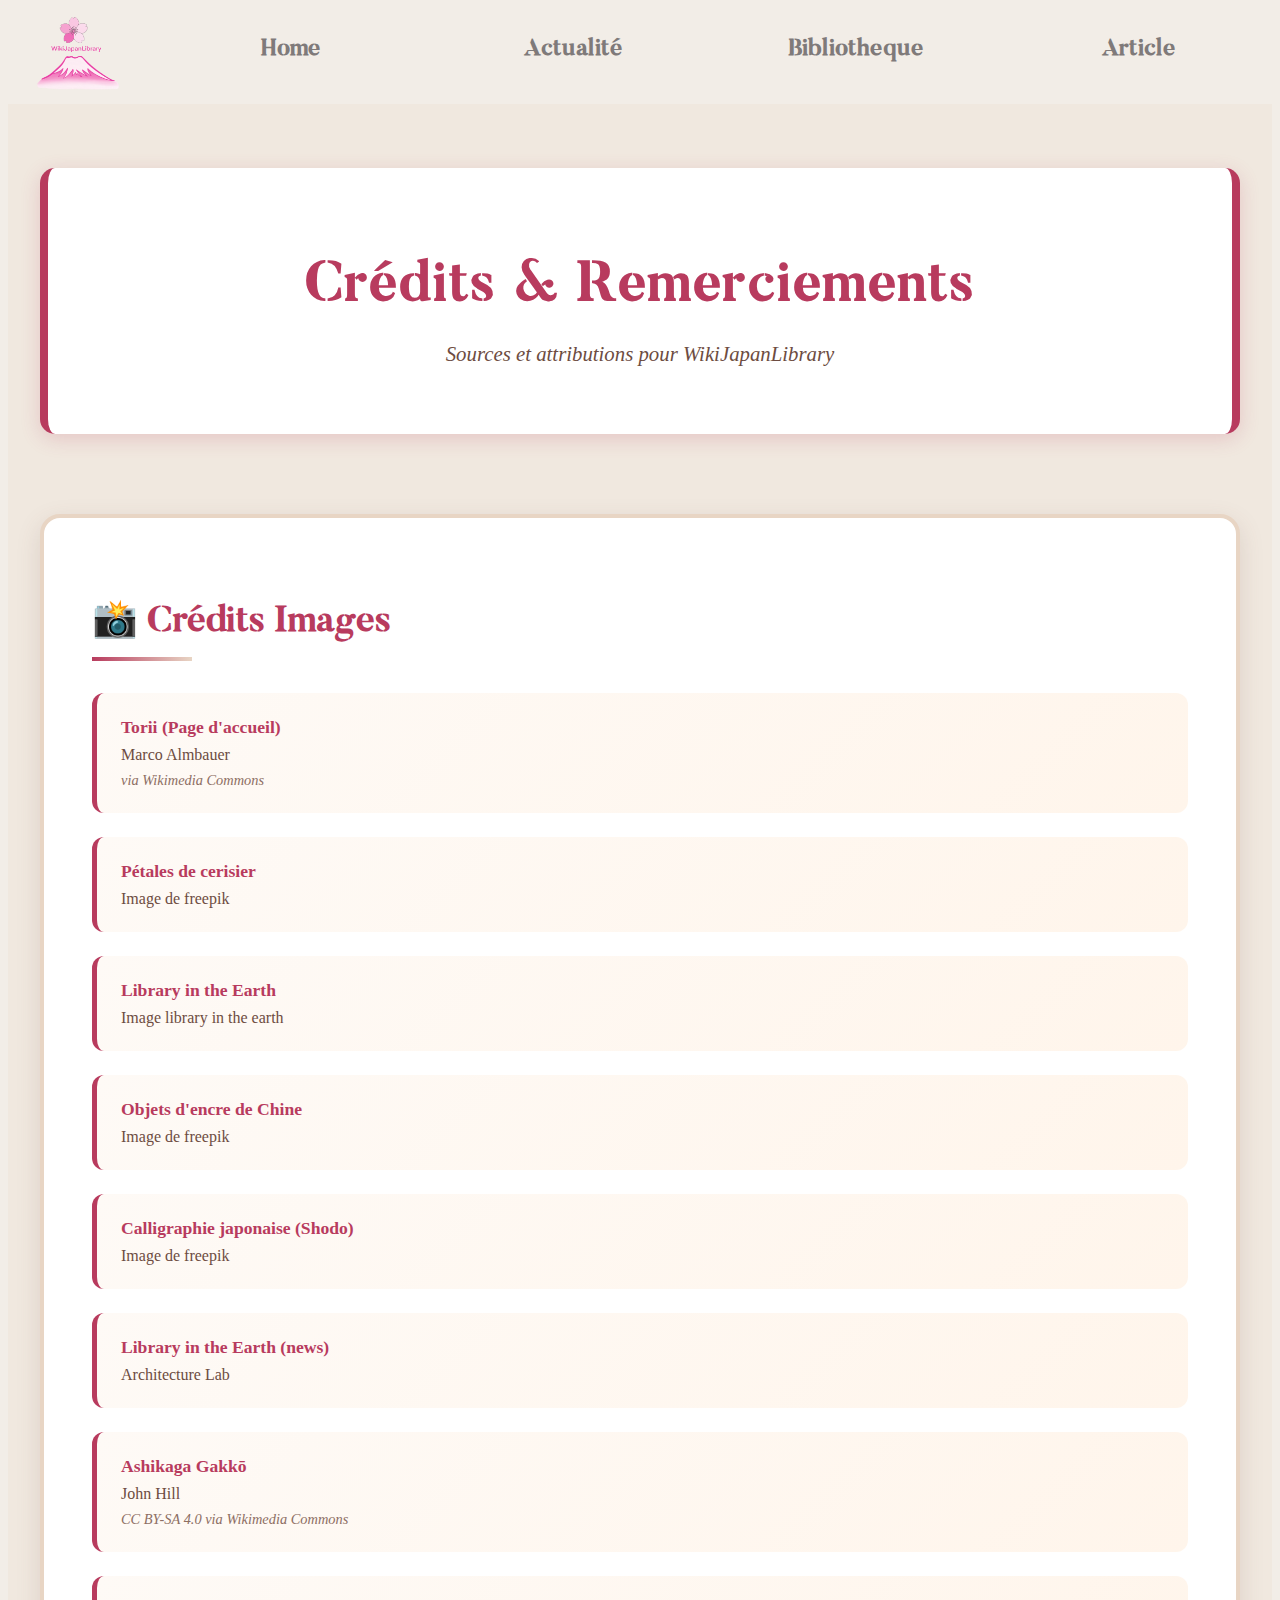
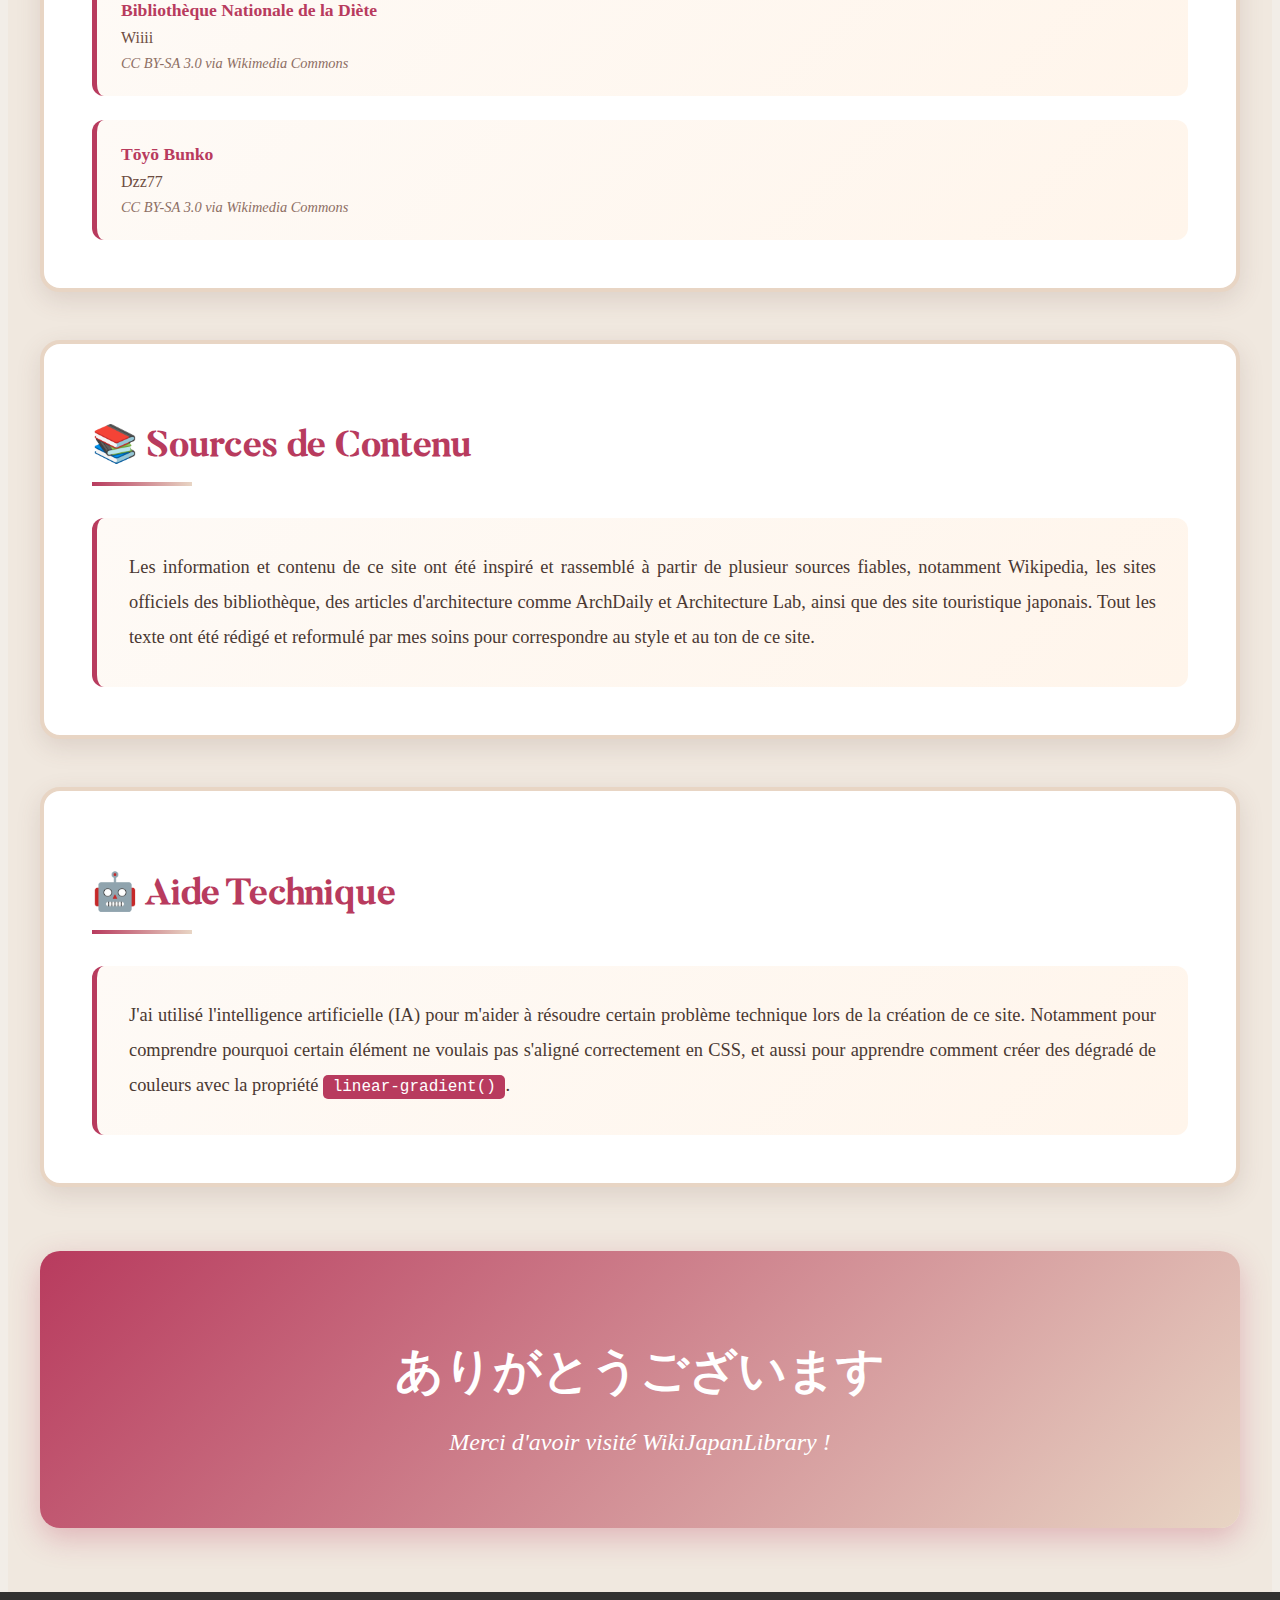
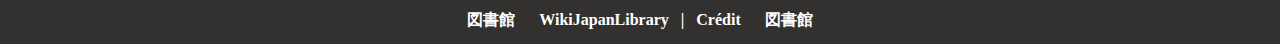
<file: ui/page/credit.html>
<!DOCTYPE html>
<html lang="fr">
  <head>
    <meta charset="UTF-8" />
    <meta name="viewport" content="width=device-width, initial-scale=1.0" />
    <title>Crédits - wikiJapanLibrary</title>
    <link rel="stylesheet" href="../style.css" />
    <link rel="stylesheet" href="style/credit.css" />
  </head>
  <body>
    <!-- Partie navigation -->
    <header class="zone-menu">
      <img
        id="logo_site"
        src="../images/WikiJapanLibrary.png"
        alt="logo site"
      />

      <div class="menu-hamburger">
        <img src="../images/icon_menu.png" alt="image menu hamburger">
      </div>

      <nav class="menu">
        <section class="simple">
          <h3><a href="../../index.html">Home</a></h3>
        </section>

        <section class="simple">
          <h3><a href="actualites.html">Actualité</a></h3>
        </section>

        <section class="multiple">
          <h3>Bibliotheque</h3>
          <ul>
            <li><a href="bib_maj.html">Incontournables</a></li>
            <li><a href="bib_type.html">Catégorie</a></li>
          </ul>
        </section>

        <section class="simple">
          <h3><a href="article.html">Article</a></h3>
        </section>
      </nav>
    </header>

    <!-- Partie contenu principal -->
    <main>
      <!-- Partie en-tête -->
      <section class="entete-credits">
        <h1>Crédits & Remerciements</h1>
        <p class="sous-titre-credits">
          Sources et attributions pour WikiJapanLibrary
        </p>
      </section>

      <!-- Partie crédits images -->
      <section class="section-credits">
        <h2>📸 Crédits Images</h2>
        
        <div class="liste-credits">
          <div class="credit-item">
            <span class="credit-type">Torii (Page d'accueil)</span>
            <a href="https://commons.wikimedia.org/wiki/File:Torii,_Fushimi_Inari-Taisha.jpg" target="_blank">
              Marco Almbauer
            </a>
            <span class="credit-license">via Wikimedia Commons</span>
          </div>

          <div class="credit-item">
            <span class="credit-type">Pétales de cerisier</span>
            <a href="https://fr.freepik.com/vecteurs-libre/illustration-japonaise-dessinee-main-petales-cerisier_31194648.htm" target="_blank">
              Image de freepik
            </a>
          </div>

          <div class="credit-item">
            <span class="credit-type">Library in the Earth</span>
            <a href="https://5osa.com/301242?pidx=9" target="_blank">
              Image library in the earth
            </a>
          </div>

          <div class="credit-item">
            <span class="credit-type">Objets d'encre de Chine</span>
            <a href="https://fr.freepik.com/photos-gratuite/assortiment-objets-encre-chine-angle-eleve_12097287.htm" target="_blank">
              Image de freepik
            </a>
          </div>

          <div class="credit-item">
            <span class="credit-type">Calligraphie japonaise (Shodo)</span>
            <a href="https://fr.freepik.com/photos-gratuite/gros-plan-enseignant-faisant-calligraphie-japonaise-appele-shodo_18677092.htm" target="_blank">
              Image de freepik
            </a>
          </div>

          <div class="credit-item">
            <span class="credit-type">Library in the Earth (news)</span>
            <a href="https://www.architecturelab.net/library-in-the-earth-hiroshi-nakamura-and-nap/" target="_blank">
              Architecture Lab
            </a>
          </div>

          <div class="credit-item">
            <span class="credit-type">Ashikaga Gakkō</span>
            <a href="https://commons.wikimedia.org/wiki/File:Autumn_at_Ashikaga_Gakko.jpg" target="_blank">
              John Hill
            </a>
            <span class="credit-license">CC BY-SA 4.0 via Wikimedia Commons</span>
          </div>

          <div class="credit-item">
            <span class="credit-type">Bibliothèque Nationale de la Diète</span>
            <a href="https://commons.wikimedia.org/wiki/File:National_diet_library_2009.jpg" target="_blank">
              Wiiii
            </a>
            <span class="credit-license">CC BY-SA 3.0 via Wikimedia Commons</span>
          </div>

          <div class="credit-item">
            <span class="credit-type">Tōyō Bunko</span>
            <a href="https://commons.wikimedia.org/wiki/File:Toyobunko_new2.jpg" target="_blank">
              Dzz77
            </a>
            <span class="credit-license">CC BY-SA 3.0 via Wikimedia Commons</span>
          </div>
        </div>
      </section>

      <!-- Partie sources de contenu -->
      <section class="section-credits">
        <h2>📚 Sources de Contenu</h2>
        
        <div class="texte-credit">
          <p>
            Les information et contenu de ce site ont été inspiré et rassemblé à partir de plusieur sources 
            fiables, notamment Wikipedia, les sites officiels des bibliothèque, des articles d'architecture 
            comme ArchDaily et Architecture Lab, ainsi que des site touristique japonais. Tout les texte ont 
            été rédigé et reformulé par mes soins pour correspondre au style et au ton de ce site.
          </p>
        </div>
      </section>

      <!-- Partie aide technique -->
      <section class="section-credits">
        <h2>🤖 Aide Technique</h2>
        
        <div class="texte-credit">
          <p>
            J'ai utilisé l'intelligence artificielle (IA) pour m'aider à résoudre certain problème technique 
            lors de la création de ce site. Notamment pour comprendre pourquoi certain élément ne voulais pas 
            s'aligné correctement en CSS, et aussi pour apprendre comment créer des dégradé de couleurs avec 
            la propriété <code>linear-gradient()</code>. 
        </div>
      </section>

      <!-- Partie remerciements -->
      <section class="section-merci">
        <div class="boite-merci">
          <h2>ありがとうございます</h2>
          <p>Merci d'avoir visité WikiJapanLibrary !</p>
        </div>
      </section>

    </main>

    <footer>
      <p>
        <a href="credit.html">
          <strong>
            図書館
            &nbsp;&nbsp;&nbsp;&nbsp;&nbsp;WikiJapanLibrary&nbsp;&nbsp;&nbsp;|&nbsp;&nbsp;
            Crédit &nbsp;&nbsp;&nbsp;&nbsp;&nbsp;図書館
          </strong>
        </a>
      </p>
    </footer>
  </body>
</html>
</file>
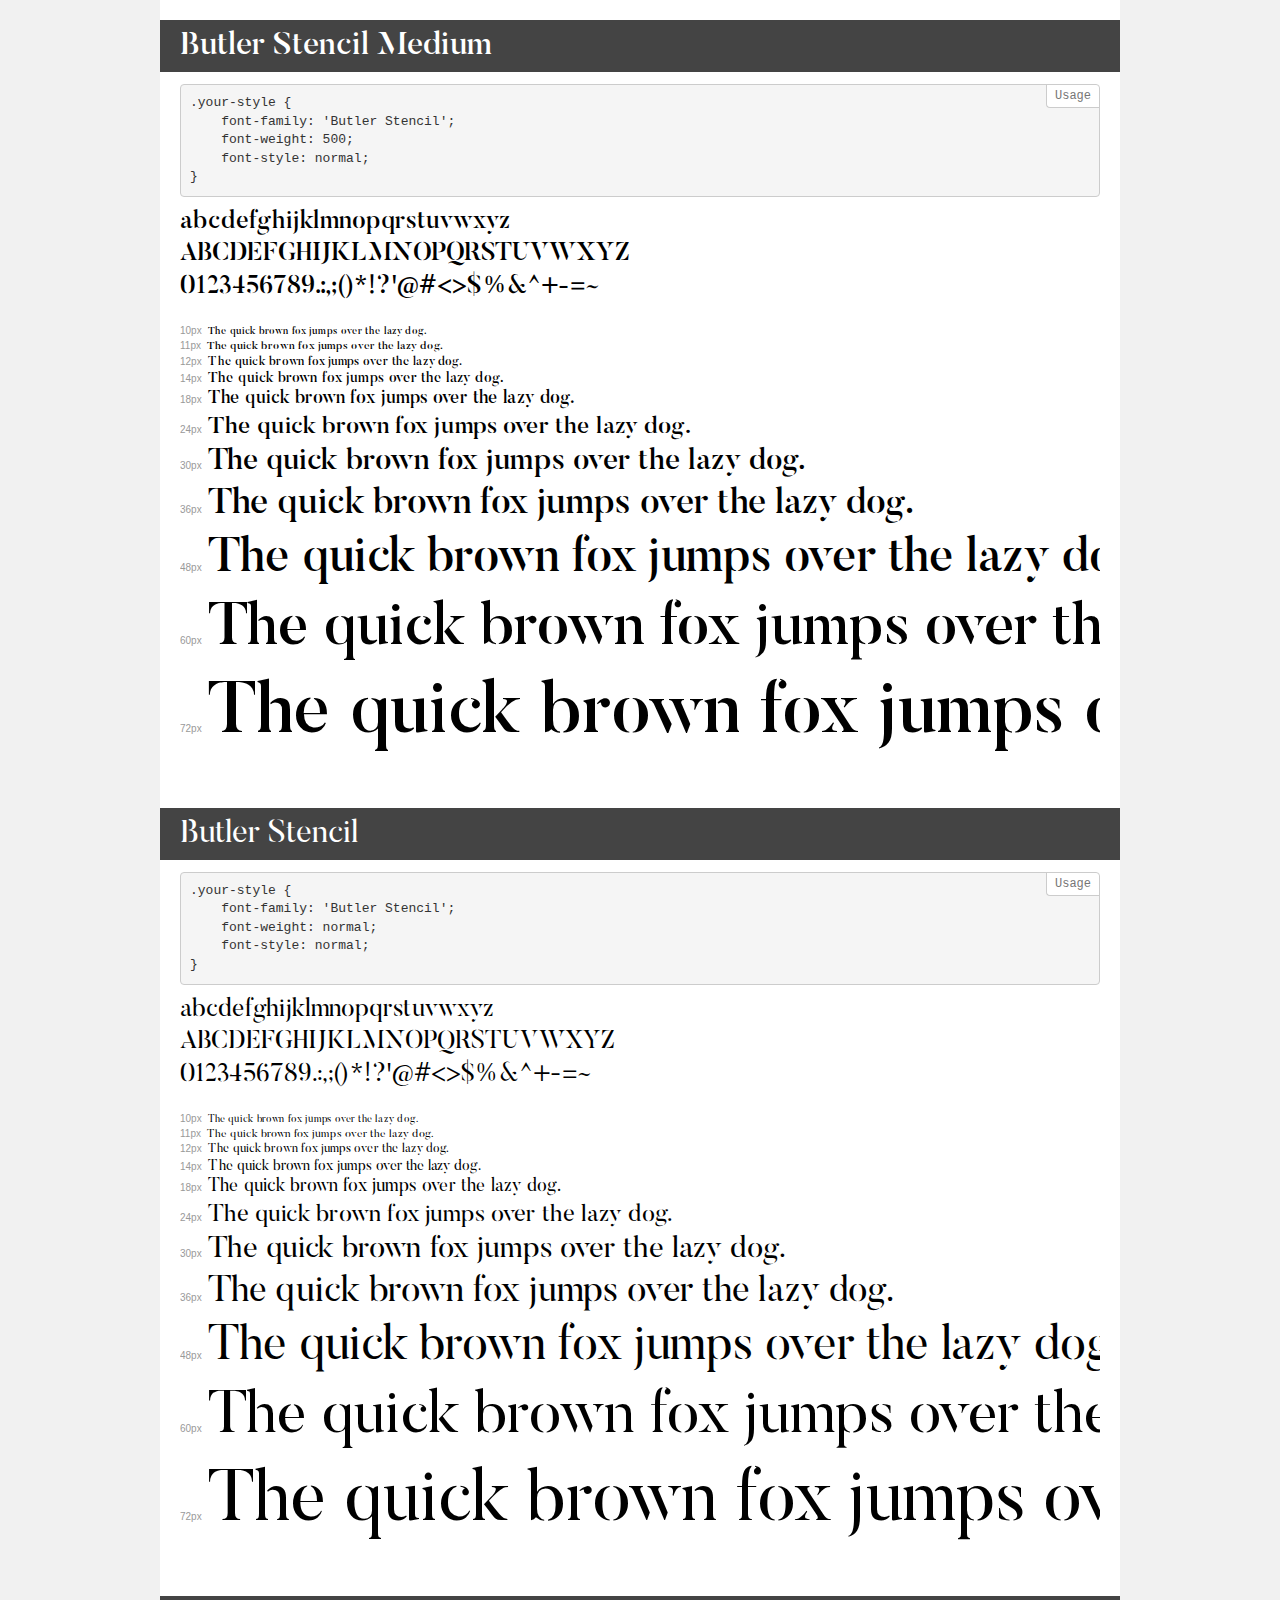
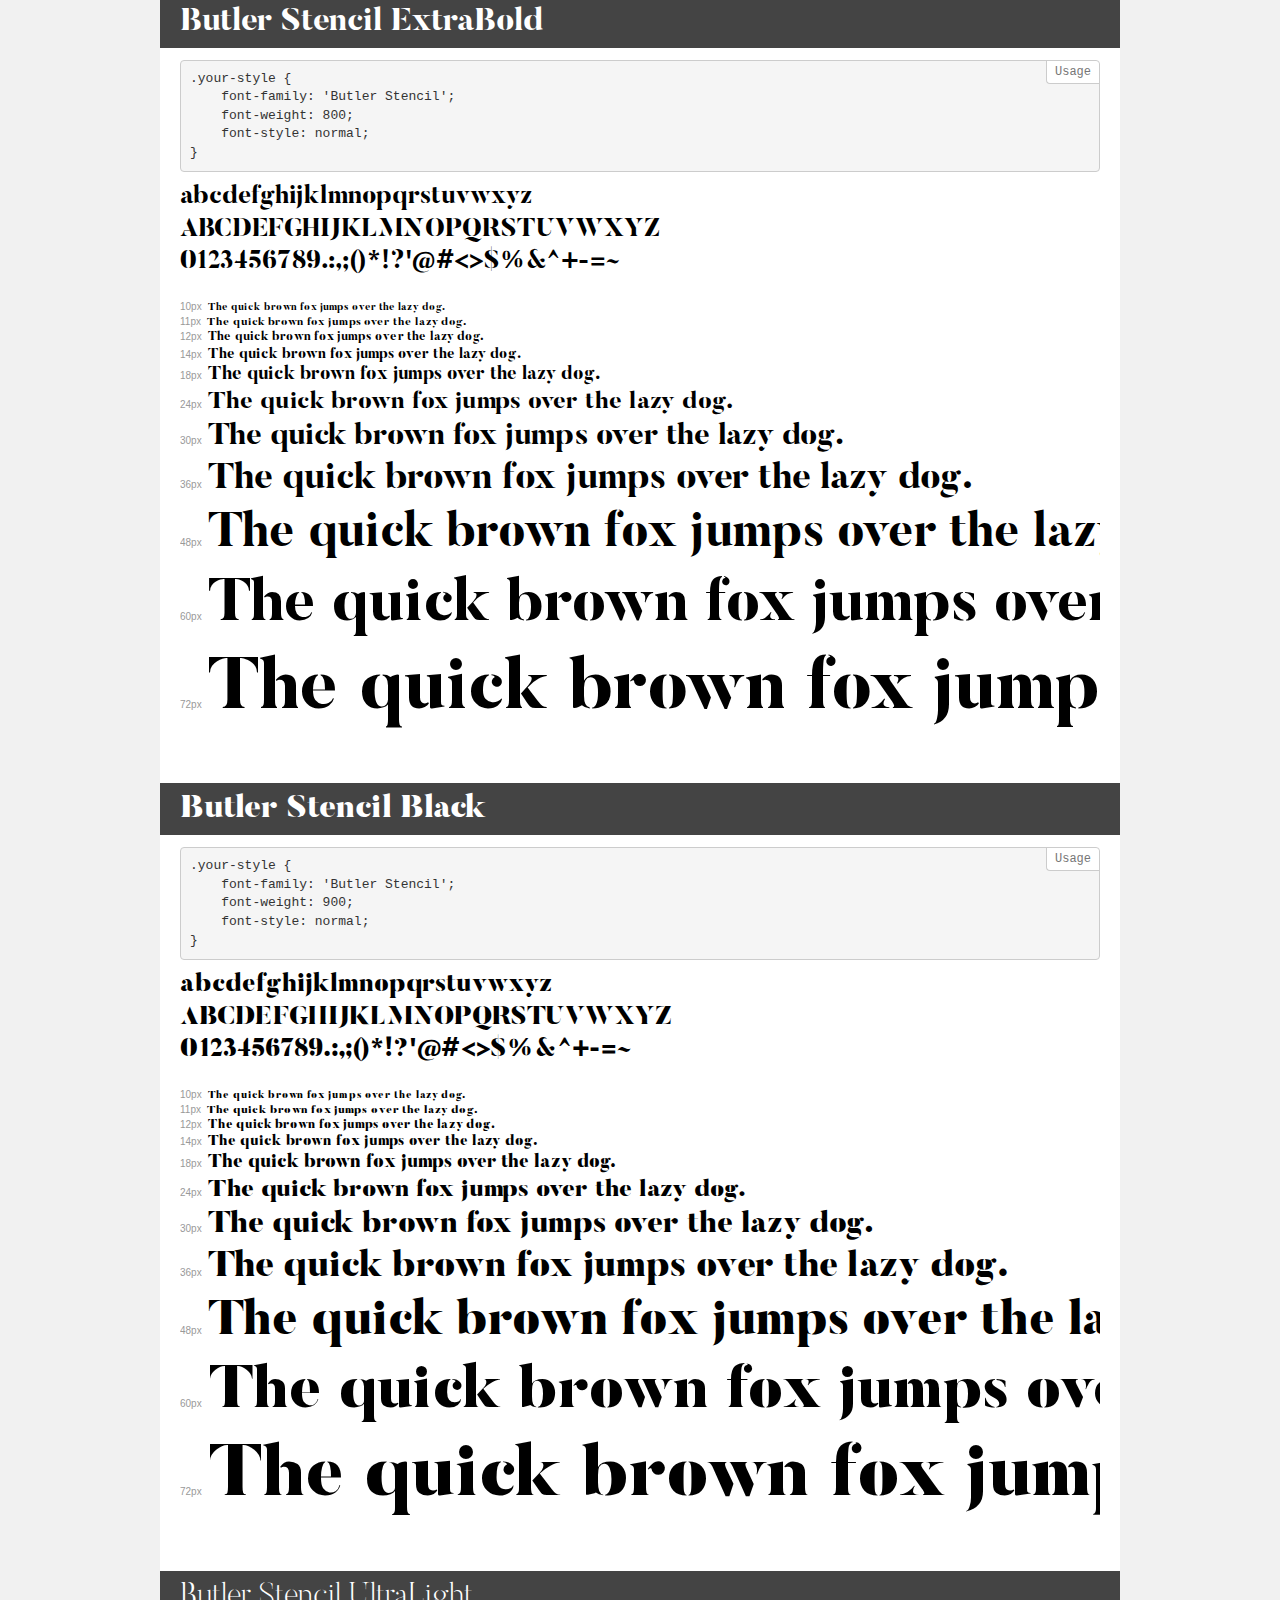
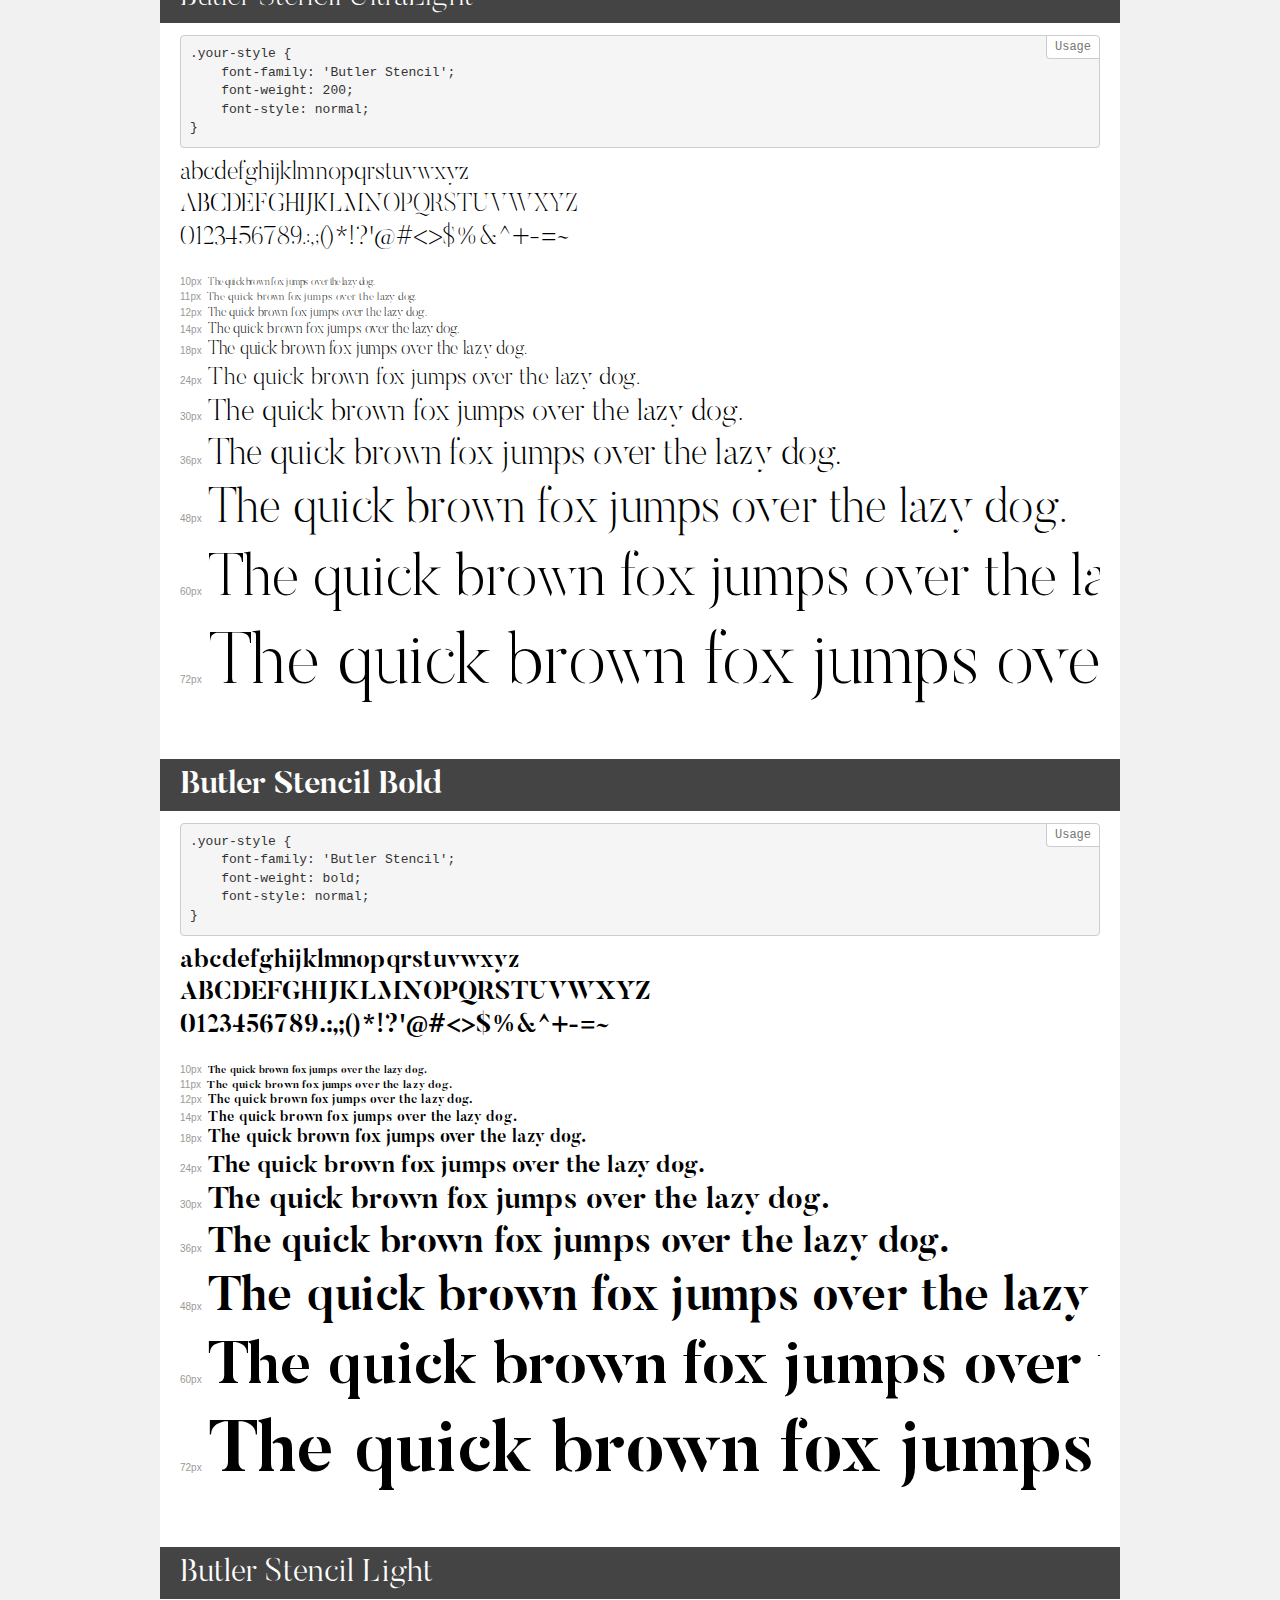
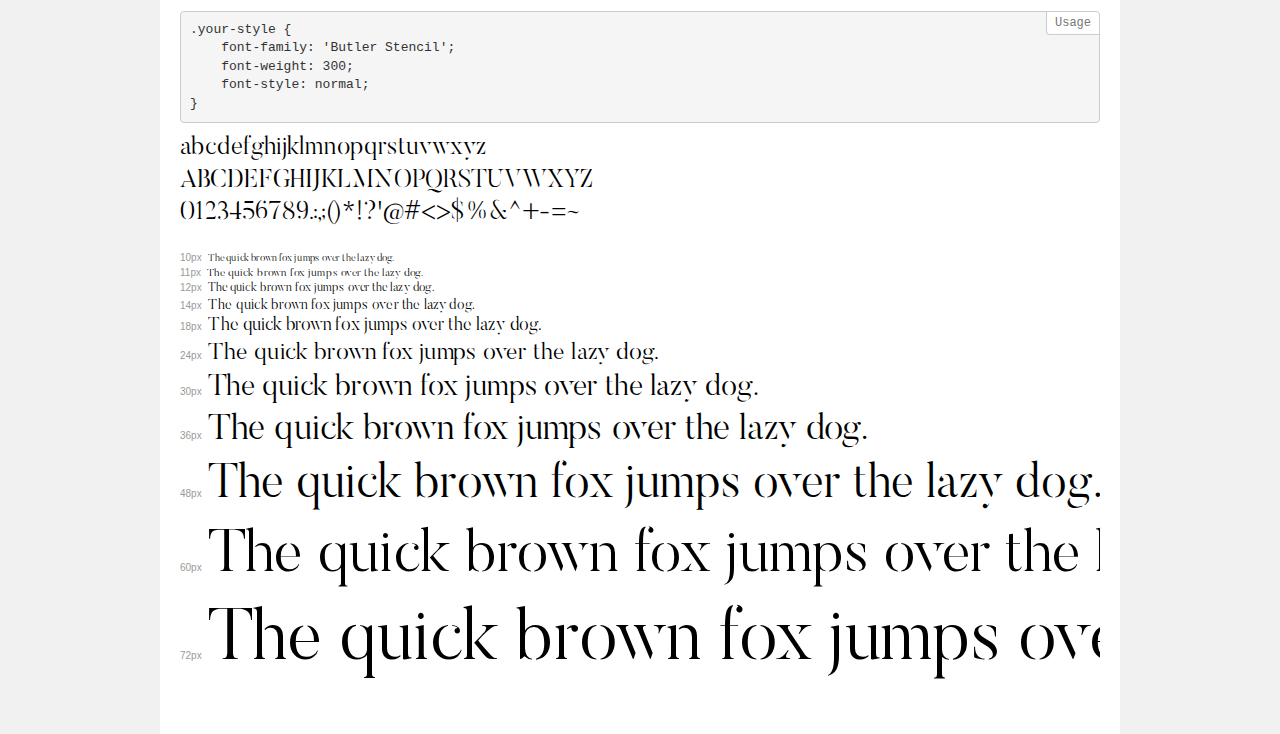
<file: ui/font/Butler_Stencil_Webfont/demo.html>
<!DOCTYPE html>
<html>
<head>
    <meta charset="utf-8">
    <meta http-equiv="X-UA-Compatible" content="IE=edge">
    <meta name="viewport" content="width=device-width, initial-scale=1">
    <meta name="robots" content="noindex, noarchive">
    <meta name="format-detection" content="telephone=no">
    <title>Transfonter demo</title>
    <link href="stylesheet.css" rel="stylesheet">
    <style>
        /*
        http://meyerweb.com/eric/tools/css/reset/
        v2.0 | 20110126
        License: none (public domain)
        */
        html, body, div, span, applet, object, iframe,
        h1, h2, h3, h4, h5, h6, p, blockquote, pre,
        a, abbr, acronym, address, big, cite, code,
        del, dfn, em, img, ins, kbd, q, s, samp,
        small, strike, strong, sub, sup, tt, var,
        b, u, i, center,
        dl, dt, dd, ol, ul, li,
        fieldset, form, label, legend,
        table, caption, tbody, tfoot, thead, tr, th, td,
        article, aside, canvas, details, embed,
        figure, figcaption, footer, header, hgroup,
        menu, nav, output, ruby, section, summary,
        time, mark, audio, video {
            margin: 0;
            padding: 0;
            border: 0;
            font-size: 100%;
            font: inherit;
            vertical-align: baseline;
        }
        /* HTML5 display-role reset for older browsers */
        article, aside, details, figcaption, figure,
        footer, header, hgroup, menu, nav, section {
            display: block;
        }
        body {
            line-height: 1;
        }
        ol, ul {
            list-style: none;
        }
        blockquote, q {
            quotes: none;
        }
        blockquote:before, blockquote:after,
        q:before, q:after {
            content: '';
            content: none;
        }
        table {
            border-collapse: collapse;
            border-spacing: 0;
        }
        /* common styles */
        body {
            background: #f1f1f1;
            color: #000;
        }
        .page {
            background: #fff;
            width: 920px;
            margin: 0 auto;
            padding: 20px 20px 0 20px;
            overflow: hidden;
        }
        .font-container {
            overflow-x: auto;
            overflow-y: hidden;
            margin-bottom: 40px;
            line-height: 1.3;
            white-space: nowrap;
            padding-bottom: 5px;
        }
        h1 {
            position: relative;
            background: #444;
            font-size: 32px;
            color: #fff;
            padding: 10px 20px;
            margin: 0 -20px 12px -20px;
        }
        .letters {
            font-size: 25px;
            margin-bottom: 20px;
        }
        .s10:before {
            content: '10px';
        }
        .s11:before {
            content: '11px';
        }
        .s12:before {
            content: '12px';
        }
        .s14:before {
            content: '14px';
        }
        .s18:before {
            content: '18px';
        }
        .s24:before {
            content: '24px';
        }
        .s30:before {
            content: '30px';
        }
        .s36:before {
            content: '36px';
        }
        .s48:before {
            content: '48px';
        }
        .s60:before {
            content: '60px';
        }
        .s72:before {
            content: '72px';
        }
        .s10:before, .s11:before, .s12:before, .s14:before,
        .s18:before, .s24:before, .s30:before, .s36:before,
        .s48:before, .s60:before, .s72:before {
            font-family: Arial, sans-serif;
            font-size: 10px;
            font-weight: normal;
            font-style: normal;
            color: #999;
            padding-right: 6px;
        }
        pre {
            display: block;
            position: relative;
            padding: 9px;
            margin: 0 0 10px;
            font-family: Monaco, Menlo, Consolas, "Courier New", monospace !important;
            font-size: 13px;
            line-height: 1.428571429;
            color: #333;
            font-weight: normal !important;
            font-style: normal !important;
            background-color: #f5f5f5;
            border: 1px solid #ccc;
            overflow-x: auto;
            border-radius: 4px;
        }
        pre:after {
            display: block;
            position: absolute;
            right: 0;
            top: 0;
            content: 'Usage';
            line-height: 1;
            padding: 5px 8px;
            font-size: 12px;
            color: #767676;
            background-color: #fff;
            border: 1px solid #ccc;
            border-right: none;
            border-top: none;
            border-radius: 0 4px 0 4px;
            z-index: 10;
        }
        /* responsive */
        @media (max-width: 959px) {
            .page {
                width: auto;
                margin: 0;
            }
        }
    </style>
</head>
<body>
<div class="page">
    <div class="demo" style="font-family: 'Butler Stencil'; font-weight: 500; font-style: normal;">
        <h1>Butler Stencil Medium</h1>
        <pre>.your-style {
    font-family: 'Butler Stencil';
    font-weight: 500;
    font-style: normal;
}</pre>
        <div class="font-container">
            <p class="letters">
                abcdefghijklmnopqrstuvwxyz<br>
ABCDEFGHIJKLMNOPQRSTUVWXYZ<br>
                0123456789.:,;()*!?'@#<>$%&^+-=~
            </p>
            <p class="s10" style="font-size: 10px;">The quick brown fox jumps over the lazy dog.</p>
            <p class="s11" style="font-size: 11px;">The quick brown fox jumps over the lazy dog.</p>
            <p class="s12" style="font-size: 12px;">The quick brown fox jumps over the lazy dog.</p>
            <p class="s14" style="font-size: 14px;">The quick brown fox jumps over the lazy dog.</p>
            <p class="s18" style="font-size: 18px;">The quick brown fox jumps over the lazy dog.</p>
            <p class="s24" style="font-size: 24px;">The quick brown fox jumps over the lazy dog.</p>
            <p class="s30" style="font-size: 30px;">The quick brown fox jumps over the lazy dog.</p>
            <p class="s36" style="font-size: 36px;">The quick brown fox jumps over the lazy dog.</p>
            <p class="s48" style="font-size: 48px;">The quick brown fox jumps over the lazy dog.</p>
            <p class="s60" style="font-size: 60px;">The quick brown fox jumps over the lazy dog.</p>
            <p class="s72" style="font-size: 72px;">The quick brown fox jumps over the lazy dog.</p>
        </div>
    </div>
    <div class="demo" style="font-family: 'Butler Stencil'; font-weight: normal; font-style: normal;">
        <h1>Butler Stencil</h1>
        <pre>.your-style {
    font-family: 'Butler Stencil';
    font-weight: normal;
    font-style: normal;
}</pre>
        <div class="font-container">
            <p class="letters">
                abcdefghijklmnopqrstuvwxyz<br>
ABCDEFGHIJKLMNOPQRSTUVWXYZ<br>
                0123456789.:,;()*!?'@#<>$%&^+-=~
            </p>
            <p class="s10" style="font-size: 10px;">The quick brown fox jumps over the lazy dog.</p>
            <p class="s11" style="font-size: 11px;">The quick brown fox jumps over the lazy dog.</p>
            <p class="s12" style="font-size: 12px;">The quick brown fox jumps over the lazy dog.</p>
            <p class="s14" style="font-size: 14px;">The quick brown fox jumps over the lazy dog.</p>
            <p class="s18" style="font-size: 18px;">The quick brown fox jumps over the lazy dog.</p>
            <p class="s24" style="font-size: 24px;">The quick brown fox jumps over the lazy dog.</p>
            <p class="s30" style="font-size: 30px;">The quick brown fox jumps over the lazy dog.</p>
            <p class="s36" style="font-size: 36px;">The quick brown fox jumps over the lazy dog.</p>
            <p class="s48" style="font-size: 48px;">The quick brown fox jumps over the lazy dog.</p>
            <p class="s60" style="font-size: 60px;">The quick brown fox jumps over the lazy dog.</p>
            <p class="s72" style="font-size: 72px;">The quick brown fox jumps over the lazy dog.</p>
        </div>
    </div>
    <div class="demo" style="font-family: 'Butler Stencil'; font-weight: 800; font-style: normal;">
        <h1>Butler Stencil ExtraBold</h1>
        <pre>.your-style {
    font-family: 'Butler Stencil';
    font-weight: 800;
    font-style: normal;
}</pre>
        <div class="font-container">
            <p class="letters">
                abcdefghijklmnopqrstuvwxyz<br>
ABCDEFGHIJKLMNOPQRSTUVWXYZ<br>
                0123456789.:,;()*!?'@#<>$%&^+-=~
            </p>
            <p class="s10" style="font-size: 10px;">The quick brown fox jumps over the lazy dog.</p>
            <p class="s11" style="font-size: 11px;">The quick brown fox jumps over the lazy dog.</p>
            <p class="s12" style="font-size: 12px;">The quick brown fox jumps over the lazy dog.</p>
            <p class="s14" style="font-size: 14px;">The quick brown fox jumps over the lazy dog.</p>
            <p class="s18" style="font-size: 18px;">The quick brown fox jumps over the lazy dog.</p>
            <p class="s24" style="font-size: 24px;">The quick brown fox jumps over the lazy dog.</p>
            <p class="s30" style="font-size: 30px;">The quick brown fox jumps over the lazy dog.</p>
            <p class="s36" style="font-size: 36px;">The quick brown fox jumps over the lazy dog.</p>
            <p class="s48" style="font-size: 48px;">The quick brown fox jumps over the lazy dog.</p>
            <p class="s60" style="font-size: 60px;">The quick brown fox jumps over the lazy dog.</p>
            <p class="s72" style="font-size: 72px;">The quick brown fox jumps over the lazy dog.</p>
        </div>
    </div>
    <div class="demo" style="font-family: 'Butler Stencil'; font-weight: 900; font-style: normal;">
        <h1>Butler Stencil Black</h1>
        <pre>.your-style {
    font-family: 'Butler Stencil';
    font-weight: 900;
    font-style: normal;
}</pre>
        <div class="font-container">
            <p class="letters">
                abcdefghijklmnopqrstuvwxyz<br>
ABCDEFGHIJKLMNOPQRSTUVWXYZ<br>
                0123456789.:,;()*!?'@#<>$%&^+-=~
            </p>
            <p class="s10" style="font-size: 10px;">The quick brown fox jumps over the lazy dog.</p>
            <p class="s11" style="font-size: 11px;">The quick brown fox jumps over the lazy dog.</p>
            <p class="s12" style="font-size: 12px;">The quick brown fox jumps over the lazy dog.</p>
            <p class="s14" style="font-size: 14px;">The quick brown fox jumps over the lazy dog.</p>
            <p class="s18" style="font-size: 18px;">The quick brown fox jumps over the lazy dog.</p>
            <p class="s24" style="font-size: 24px;">The quick brown fox jumps over the lazy dog.</p>
            <p class="s30" style="font-size: 30px;">The quick brown fox jumps over the lazy dog.</p>
            <p class="s36" style="font-size: 36px;">The quick brown fox jumps over the lazy dog.</p>
            <p class="s48" style="font-size: 48px;">The quick brown fox jumps over the lazy dog.</p>
            <p class="s60" style="font-size: 60px;">The quick brown fox jumps over the lazy dog.</p>
            <p class="s72" style="font-size: 72px;">The quick brown fox jumps over the lazy dog.</p>
        </div>
    </div>
    <div class="demo" style="font-family: 'Butler Stencil'; font-weight: 200; font-style: normal;">
        <h1>Butler Stencil UltraLight</h1>
        <pre>.your-style {
    font-family: 'Butler Stencil';
    font-weight: 200;
    font-style: normal;
}</pre>
        <div class="font-container">
            <p class="letters">
                abcdefghijklmnopqrstuvwxyz<br>
ABCDEFGHIJKLMNOPQRSTUVWXYZ<br>
                0123456789.:,;()*!?'@#<>$%&^+-=~
            </p>
            <p class="s10" style="font-size: 10px;">The quick brown fox jumps over the lazy dog.</p>
            <p class="s11" style="font-size: 11px;">The quick brown fox jumps over the lazy dog.</p>
            <p class="s12" style="font-size: 12px;">The quick brown fox jumps over the lazy dog.</p>
            <p class="s14" style="font-size: 14px;">The quick brown fox jumps over the lazy dog.</p>
            <p class="s18" style="font-size: 18px;">The quick brown fox jumps over the lazy dog.</p>
            <p class="s24" style="font-size: 24px;">The quick brown fox jumps over the lazy dog.</p>
            <p class="s30" style="font-size: 30px;">The quick brown fox jumps over the lazy dog.</p>
            <p class="s36" style="font-size: 36px;">The quick brown fox jumps over the lazy dog.</p>
            <p class="s48" style="font-size: 48px;">The quick brown fox jumps over the lazy dog.</p>
            <p class="s60" style="font-size: 60px;">The quick brown fox jumps over the lazy dog.</p>
            <p class="s72" style="font-size: 72px;">The quick brown fox jumps over the lazy dog.</p>
        </div>
    </div>
    <div class="demo" style="font-family: 'Butler Stencil'; font-weight: bold; font-style: normal;">
        <h1>Butler Stencil Bold</h1>
        <pre>.your-style {
    font-family: 'Butler Stencil';
    font-weight: bold;
    font-style: normal;
}</pre>
        <div class="font-container">
            <p class="letters">
                abcdefghijklmnopqrstuvwxyz<br>
ABCDEFGHIJKLMNOPQRSTUVWXYZ<br>
                0123456789.:,;()*!?'@#<>$%&^+-=~
            </p>
            <p class="s10" style="font-size: 10px;">The quick brown fox jumps over the lazy dog.</p>
            <p class="s11" style="font-size: 11px;">The quick brown fox jumps over the lazy dog.</p>
            <p class="s12" style="font-size: 12px;">The quick brown fox jumps over the lazy dog.</p>
            <p class="s14" style="font-size: 14px;">The quick brown fox jumps over the lazy dog.</p>
            <p class="s18" style="font-size: 18px;">The quick brown fox jumps over the lazy dog.</p>
            <p class="s24" style="font-size: 24px;">The quick brown fox jumps over the lazy dog.</p>
            <p class="s30" style="font-size: 30px;">The quick brown fox jumps over the lazy dog.</p>
            <p class="s36" style="font-size: 36px;">The quick brown fox jumps over the lazy dog.</p>
            <p class="s48" style="font-size: 48px;">The quick brown fox jumps over the lazy dog.</p>
            <p class="s60" style="font-size: 60px;">The quick brown fox jumps over the lazy dog.</p>
            <p class="s72" style="font-size: 72px;">The quick brown fox jumps over the lazy dog.</p>
        </div>
    </div>
    <div class="demo" style="font-family: 'Butler Stencil'; font-weight: 300; font-style: normal;">
        <h1>Butler Stencil Light</h1>
        <pre>.your-style {
    font-family: 'Butler Stencil';
    font-weight: 300;
    font-style: normal;
}</pre>
        <div class="font-container">
            <p class="letters">
                abcdefghijklmnopqrstuvwxyz<br>
ABCDEFGHIJKLMNOPQRSTUVWXYZ<br>
                0123456789.:,;()*!?'@#<>$%&^+-=~
            </p>
            <p class="s10" style="font-size: 10px;">The quick brown fox jumps over the lazy dog.</p>
            <p class="s11" style="font-size: 11px;">The quick brown fox jumps over the lazy dog.</p>
            <p class="s12" style="font-size: 12px;">The quick brown fox jumps over the lazy dog.</p>
            <p class="s14" style="font-size: 14px;">The quick brown fox jumps over the lazy dog.</p>
            <p class="s18" style="font-size: 18px;">The quick brown fox jumps over the lazy dog.</p>
            <p class="s24" style="font-size: 24px;">The quick brown fox jumps over the lazy dog.</p>
            <p class="s30" style="font-size: 30px;">The quick brown fox jumps over the lazy dog.</p>
            <p class="s36" style="font-size: 36px;">The quick brown fox jumps over the lazy dog.</p>
            <p class="s48" style="font-size: 48px;">The quick brown fox jumps over the lazy dog.</p>
            <p class="s60" style="font-size: 60px;">The quick brown fox jumps over the lazy dog.</p>
            <p class="s72" style="font-size: 72px;">The quick brown fox jumps over the lazy dog.</p>
        </div>
    </div>
</div>
</body>
</html>
</file>
<file: ui/style.css>
/* css commun à toutes les pages */

/* importation de la polices que je vais utiliser pour les titres */
@font-face {
  font-family: "ButlerStencil";
  src: url("font/Butler_Stencil_Webfont/ButlerStencil-Medium.woff2");
}

h2,
h1,
h3 {
  font-family: "ButlerStencil";
}

/* version ordinateur */
@media (1025px <= width <= 9999px) {
  /* permet de faire disparaitre le menu hamburger quand je suis en version ordinateur */
  .menu-hamburger {
    display: none;
  }

  /* permet de définir la structure tu header  */
  .zone-menu {
    display: grid;
    grid-template-columns: 1fr 8fr;
  }
  /* partie entete et navigation bar */
  #logo_site {
    width: 150px;
    height: auto;
  }
  /* structure des elements  du nav  */
  .menu {
    padding-top: 1%;
    text-align: center;
    display: grid;
    grid-template-columns: 1fr 1fr 1fr 1fr;
    font-size: 150%;
  }

  .menu .multiple ul {
    max-height: 0;
    overflow: hidden;
    transition: 0;
    padding: 0;
    margin: 0;
    list-style: none;
    width: 323px;
    position: absolute;
  }

  .menu .multiple:hover ul {
    max-height: 50em;
    transition: 1s;
  }

  .menu h3,
  .menu a {
    display: block;
    margin: 0;
    padding: 0.5em 1.5em;
    font-size: inherit;
    color: #7f7a7a;
    text-decoration: none;
    box-sizing: border-box;
  }
  /* permet d'avoir une slash rouge en dessous du menu quand on pace dessus  */
  .menu .multiple a:hover,
  .menu .simple a:hover {
    color: black;
    background-image: url("../ui/images/slash.png");
    background-repeat: no-repeat;
    background-size: 35%;
    background-position-x: center;
    background-position-y: bottom;
  }

  .multiple {
    padding-top: 4%;
  }

  /* partie principale */
  body {
    background-color: #f2ede7;
    max-width: 1920px;

    margin: 0;
    padding: 0;
  }

  main {
    background-color: #f2ede7;
    color: black;
  }

  /* partie footer et  crédit */
  footer {
    height: 50px;
    background-color: #323130;
    text-align: center;
    padding-top: 2px;
  }

  footer a {
    text-decoration: none;
    color: white;
  }
}

/* Version Tablette */
@media (769px <= width < 1025px) {
  /* permet de ne pas affichier le nav quand on est en version tablette et plutot un icone menu hamburger */
  .zone-menu {
    display: flex;
    align-items: center;
    justify-content: space-between;
    padding: 1rem 2rem;
    position: relative;
  }

  #logo_site {
    height: 60px;
  }

  .menu {
    display: none;
    position: absolute;
    top: 70%;
    right: 0;
    background-color: #e6dbce;
    box-shadow: 0 4px 8px rgba(0, 0, 0, 0.1);
    padding: 1rem 0;
    z-index: 1000;
    min-width: 250px;
    flex-direction: column;
    text-align: left;
  }
  /* permet d'afficher le menu a la verticale quand on passe sur le menu hamburger  */
  .menu-hamburger:hover + .menu,
  .zone-menu .menu:hover {
    display: flex;
  }

  .menu .multiple ul {
    max-height: 0;
    overflow: hidden;
    transition: max-height 1s;
    margin: 0;
    list-style: none;
    width: 100%;
  }

  .menu .multiple:hover ul {
    max-height: 50em;
  }

  .multiple ul li {
    margin-right: 80px;
  }

  .menu h3,
  .menu a {
    display: block;
    margin: 0;
    padding: 0.5em 1.5em;
    font-size: 1.5rem;
    color: #7f7a7a;
    text-decoration: none;
    box-sizing: border-box;
    text-align: center;
  }

  .menu .multiple a:hover,
  .menu .simple a:hover {
    color: black;
    background-image: url("../ui/images/slash.png");
    background-repeat: no-repeat;
    background-size: 25%;
    background-position: center bottom;
  }

  .multiple {
    padding-top: 0;
  }

  /* partie principale */
  body {
    background-color: #f2ede7;
    max-width: 1024px;

    margin: 0;
    padding: 0;
  }

  main {
    background-color: #f2ede7;
    color: black;
  }

  /* partie crédit */
  footer {
    height: 50px;
    background-color: #323130;
    text-align: center;
    padding-top: 2px;
  }

  footer a {
    text-decoration: none;
    color: white;
  }
}

/* version mobile  */
@media (0px <= width < 769px) {
  .zone-menu {
    display: flex;
    align-items: center;
    justify-content: space-between;
    padding: 1rem 2rem;
    position: relative;
  }

  #logo_site {
    height: 60px;
  }

  .menu {
    display: none;
    position: absolute;
    top: 70%;
    right: 0;
    background-color: #e6dbce;
    box-shadow: 0 4px 8px rgba(0, 0, 0, 0.1);
    padding: 1rem 0;
    z-index: 1000;
    min-width: 250px;
    flex-direction: column;
    text-align: left;
  }

  .menu-hamburger:hover + .menu,
  .zone-menu .menu:hover {
    display: flex;
  }

  .menu .multiple ul {
    max-height: 0;
    overflow: hidden;
    transition: max-height 1s;
    margin: 0;
    list-style: none;
    width: 100%;
  }

  .menu .multiple:hover ul {
    max-height: 50em;
  }

  .multiple ul li {
    margin-right: 80px;
  }

  .menu h3,
  .menu a {
    display: block;
    margin: 0;
    padding: 0.5em 1.5em;
    font-size: 1.5rem;
    color: #7f7a7a;
    text-decoration: none;
    box-sizing: border-box;
    text-align: center;
  }

  .menu .multiple a:hover,
  .menu .simple a:hover {
    color: black;
    background-image: url("../ui/images/slash.png");
    background-repeat: no-repeat;
    background-size: 25%;
    background-position: center bottom;
  }

  .multiple {
    padding-top: 0;
  }

  /* partie principale */

  body {
    background-color: #f2ede7;
    max-width: 1800px;

    margin: 0;
    padding: 0;
  }

  main {
    background-color: #f2ede7;
    color: black;
  }

  /* pied de page ou on retrouve les crédits */
  footer {
    height: 50px;
    background-color: #323130;
    text-align: center;
    padding-top: 2px;
  }

  footer a {
    text-decoration: none;
    color: white;
  }
}
</file>
<file: ui/accueil.css>
/* style pour la page d'accueil */

/* version ordinateur */
@media (1025px <= width <= 9999px) {
  /* partie élement à la une */
  .article_recent,
  .actualite_recente {
    background-color: #e6dbce;
    width: 800px;
    height: 200px;
    display: flex;
    align-items: center;
    gap: 2em;
    border-radius: 15px;
    padding-left: 20px;
    margin-bottom: 5%;
    margin-top: 3%;
    opacity: 70%;
  }

  /* permet de modifier l'image des élements à la une */
  #under,
  #torii_img {
    width: 220px;
    border-radius: 15px;
  }

  /* modifie la couleur, la taille et enleve le surlignement du texte */
  .block_actu,
  .block_article {
    text-decoration: none;
    color: #af253c;
    font-size: larger;
  }

  /* permet l'apparition d'un effet de flou quand le curseur survol la zone */
  .actualite_recente:hover,
  .article_recent:hover {
    box-shadow: 10px 9px 5px #af253c;
    opacity: 100%;
  }
  /* permet de modifier la position du du background */
  main {
    background-image: url("../ui/images/background2.jpg");
    background-repeat: no-repeat;
    background-size: 70%;
    background-position-y: 0px;
    background-position-x: right;
    height: 700px;
  }
}

/* version tablette */
@media (769px <= width < 1025px) {
  /* partie élement à la une */
  .article_recent,
  .actualite_recente {
    background-color: #e6dbce;
    width: 550px;
    height: 220px;
    display: flex;
    align-items: center;
    gap: 2em;
    border-radius: 15px;
    padding-left: 20px;
    margin-bottom: 5%;
    margin-top: 3%;
    opacity: 70%;
  }

  /* permet de modifier l'image des élements à la une */
  #under,
  #torii_img {
    width: 220px;
    border-radius: 15px;
  }

  /* modifie la couleur, la taille et enleve le surlignement du texte */
  .block_actu,
  .block_article {
    text-decoration: none;
    color: #af253c;
    font-size: 1rem;
  }

  main {
    background-image: url("../ui/images/background2.jpg");
    background-repeat: no-repeat;
    background-size: 80%;
    background-position-y: bottom;
    background-position-x: right;
    height: 600px;
  }
}

/* modifie  la couleur du type de l'élement à la une */
.type {
  color: black;
}

/* permet l'apparition d'un effet de flou quand le curseur survol la zone */
.actualite_recente:hover,
.article_recent:hover {
  box-shadow: 10px 9px 5px #af253c;
  opacity: 100%;
}

/* Version mobile */
@media (0px <= width < 769px) {
    /* partie élement à la une */
  .article_recent,
  .actualite_recente {
    background-color: #e6dbce;
    width: 450px;
    height: 170px;
    display: flex;
    align-items: center;
    gap: 2em;
    border-radius: 15px;
    padding-left: 20px;
    margin-bottom: 5%;
    margin-top: 3%;
    opacity: 70%;
  }

  /* permet de modifier l'image des élements à la une */
  #under,
  #torii_img {
    width: 150px;
    border-radius: 15px;
  }

  /* modifie la couleur, la taille et enleve le surlignement du texte */
  .block_actu,
  .block_article {
    text-decoration: none;
    color: #af253c;
    font-size: x-small;
  }

  main {
    background-image: url("../ui/images/background2.jpg");
    background-repeat: no-repeat;
    background-size: 80%;
    background-position-y: bottom;
    background-position-x: right;
    height: 600px;
  }


/* modifie  la couleur du type de l'élement à la une */
.type {
  color: black;
}

/* permet l'apparition d'un effet de flou quand le curseur survol la zone */
.actualite_recente:hover,
.article_recent:hover {
  box-shadow: 10px 9px 5px #af253c;
  opacity: 100%;
}

}
</file>
<file: ui/page/style/actualites.css>
/* style pour la page actualités */


main {
    max-width: 1400px;
    margin: 0 auto;
    padding: 4rem 2rem;
    background-color: #f0e8df;
    
}

/* Permet de modfier l'entete de la page */
.article-header {
    text-align: center;
    margin-bottom: 5rem;
    padding: 3rem 2rem;
    background: #fff;
    border-radius: 15px;
    box-shadow: 0 5px 20px rgba(184, 59, 94, 0.2);
    border-left: 8px solid #b83b5e;
    border-right: 8px solid #b83b5e;
}
/* permet de modifier le titre de l'article */
.article-header h1 {
    font-size: 3.5rem;
    color: #b83b5e;
    margin-bottom: 1rem;
    font-weight: 700;
    letter-spacing: 2px;
}
/* permet de modifier le sous titre */
.article_sous_titre {
    font-size: 1.4rem;
    color: #6d4c41;
    font-style: italic;
    font-weight: 500;
}

/* zone article */
/* permet de modifier la forme des carte des articles  */
.zone_article {
    background: #ffffff;
    border-radius: 25px;
    margin-bottom: 4rem;
    overflow: hidden;
    box-shadow: 0 10px 30px rgba(109, 76, 65, 0.15);
    display: flex;
    transition: all 0.4s ease;
    border: 4px solid #e8d5c4;
}
/* permet de modifier l'effet quand on passe le curseur sur la zone de l'article */
.zone_article:hover {
    transform: scale(1.02);
    box-shadow: 0 15px 45px rgba(184, 59, 94, 0.3);
    border-color: #b83b5e;
}

/* Image article */
.article-image {
    flex: 1;
    min-height: 400px;
    overflow: hidden;
}

.article-image img {
    width: 100%;
    height: 100%;
    object-fit: cover;
    transition: transform 0.4s ease;
}
/* permet de faire un petit effet de zoom de l'image quand on passe sur le cadre  */
.zone_article:hover .article-image img {
    transform: scale(1.05);
}

/* Zone Texte article */
.zone_texte_article {
    flex: 1;
    padding: 3.5rem;
    display: flex;
    flex-direction: column;
    justify-content: center;
    
}

.zone_texte_article h2 {
    font-size: 2.2rem;
    color: #b83b5e;
    margin-bottom: 2rem;
    font-weight: 700;
    position: relative;
    padding-bottom: 1rem;
}
/* permet de modifier la petite bar de séparation en dessous du tire  */
.zone_texte_article h2::after {
    content: '';
    position: absolute;
    bottom: 0;
    left: 0;
    width: 80px;
    height: 4px;
    background: linear-gradient(90deg, #b83b5e 0%, #e8d5c4 100%);
}

.zone_texte_article p {
    font-size: 1.15rem;
    color: #4a3832;
    line-height: 1.9;
    margin-bottom: 1.5rem;
    text-align: justify;
}

.zone_texte_article p:last-child {
    margin-bottom: 0;
}

/* Article inversé */
.zone_article.reverse {
    flex-direction: row-reverse;
}

/* Responsive */
/* Version ordinateur */
@media (max-width: 1024px) {
    .zone_article,
    .zone_article.reverse {
        flex-direction: column;
    }
    
    .article-image {
        min-height: 350px;
    }
    
    .zone_texte_article {
        padding: 2.5rem;
    }
    
    .article-header h1 {
        font-size: 2.5rem;
    }
}
/* Version tablette */
@media (max-width: 768px) {
    main{
        padding: 2rem 1rem;
    }
    
    .article-header {
        padding: 2rem 1.5rem;
        margin-bottom: 3rem;
    }
    
    .article-header h1 {
        font-size: 2rem;
    }
    
    .article_sous_titre {
        font-size: 1.1rem;
    }
    
    .article-image {
        min-height: 280px;
    }
    
    .zone_texte_article {
        padding: 2rem;
    }
    
    .zone_texte_article h2 {
        font-size: 1.7rem;
    }
    
    .zone_texte_article p {
        font-size: 1rem;
    }
}
/* Version telephone */
@media (max-width: 480px) {
    .article-header h1 {
        font-size: 1.6rem;
    }
    
    .zone_texte_article h2 {
        font-size: 1.4rem;
    }
    
    .zone_texte_article p {
        font-size: 0.95rem;
    }
}
</file>
<file: ui/page/style/article.css>
/* Conteneur principal */
main {
    background-color: #f0e8df;
    min-height: calc(100vh - 200px);
    padding: 4rem 2rem;
    max-width: 1400px;
    margin: 0 auto;
}

/* partie intro */
.intro {
    display: grid;
    grid-template-columns: 1fr 1fr 1fr;
    gap: 2rem;
    margin-bottom: 5rem;
    background: #fff;
    border-radius: 25px;
    padding: 3rem;
    box-shadow: 0 10px 30px rgba(109, 76, 65, 0.15);
    border: 4px solid #e8d5c4;
    transition: all 0.4s ease;
}

.intro:hover {
    box-shadow: 0 15px 45px rgba(184, 59, 94, 0.3);
    border-color: #b83b5e;
}

.intro-gauche h1 {
    font-size: 2.5rem;
    color: #b83b5e;
    font-weight: 700;
    line-height: 1.3;
    position: relative;
    padding-bottom: 1.5rem;
}

.intro-gauche h1::after {
    content: '';
    position: absolute;
    bottom: 0;
    left: 0;
    width: 100px;
    height: 4px;
    background: linear-gradient(90deg, #b83b5e 0%, #e8d5c4 100%);
}

.intro-milieu {
    display: flex;
    align-items: center;
    justify-content: center;
}

.intro-milieu img {
    width: 100%;
    height: 250px;
    object-fit: cover;
    border-radius: 15px;
    box-shadow: 0 5px 15px rgba(0, 0, 0, 0.2);
    transition: transform 0.3s ease;
}

.intro-milieu img:hover {
    transform: scale(1.05);
}

.intro-droite {
    display: flex;
    align-items: center;
}

.intro-droite p {
    font-size: 1.2rem;
    color: #4a3832;
    line-height: 1.8;
    font-style: italic;
}


.histoire,
.types,
.grandes_bibliotheques {
    display: grid;
    grid-template-columns: 1fr 1fr;
    gap: 3rem;
    margin-bottom: 4rem;
    background: #ffffff;
    border-radius: 25px;
    overflow: hidden;
    box-shadow: 0 10px 30px rgba(109, 76, 65, 0.15);
    border: 4px solid #e8d5c4;
    transition: all 0.4s ease;
}

.histoire:hover,
.types:hover,
.grandes_bibliotheques:hover {
    transform: scale(1.02);
    box-shadow: 0 15px 45px rgba(184, 59, 94, 0.3);
    border-color: #b83b5e;
}

/* Partie gauche avec texte */
.histoire-gauche,
.types-gauche,
.bibliotheque_gauche {
    padding: 3.5rem;
    background: linear-gradient(135deg, #fefaf6 0%, #fff5eb 100%);
    display: flex;
    flex-direction: column;
    justify-content: center;
}

.histoire-gauche h2,
.types-gauche h2,
.bibliotheque_gauche h2 {
    font-size: 2.3rem;
    color: #b83b5e;
    margin-bottom: 2rem;
    font-weight: 700;
    position: relative;
    padding-bottom: 1rem;
}

.histoire-gauche h2::after,
.types-gauche h2::after,
.bibliotheque_gauche h2::after {
    content: '';
    position: absolute;
    bottom: 0;
    left: 0;
    width: 100px;
    height: 4px;
    background: linear-gradient(90deg, #b83b5e 0%, #e8d5c4 100%);
}


.liste_histoire,
.liste_type,
.liste_bibliotheque {
    list-style: none;
    padding: 0;
    margin: 0;
}

.liste_histoire li {
    margin-bottom: 2rem;
    padding: 1.5rem;
    background: #fff;
    border-radius: 15px;
    border-left: 5px solid #b83b5e;
    box-shadow: 0 3px 10px rgba(184, 59, 94, 0.1);
    transition: all 0.3s ease;
}

.liste_histoire li:hover {
    transform: translateX(10px);
    box-shadow: 0 5px 15px rgba(184, 59, 94, 0.2);
}

.liste_histoire strong {
    color: #b83b5e;
    font-size: 1.2rem;
}

.liste_type li,
.liste_bibliotheque li {
    margin-bottom: 1.5rem;
    padding: 1.2rem 1.5rem;
    background: #fff;
    border-radius: 15px;
    border-left: 5px solid #b83b5e;
    box-shadow: 0 3px 10px rgba(184, 59, 94, 0.1);
    transition: all 0.3s ease;
    font-size: 1.1rem;
    color: #4a3832;
}

.liste_type li:hover,
.liste_bibliotheque li:hover {
    transform: translateX(10px);
    box-shadow: 0 5px 15px rgba(184, 59, 94, 0.2);
    background: #fefaf6;
}

.liste_type li a,
.liste_bibliotheque li a {
    color: #b83b5e;
    text-decoration: none;
    font-weight: 600;
    transition: color 0.3s ease;
}

.liste_type li a:hover,
.liste_bibliotheque li a:hover {
    color: #8b2e4a;
    text-decoration: underline;
}

/* Partie droite avec image */
.histoire-droite,
.types-droite,
.bibliotheque-droite {
    overflow: hidden;
}

.histoire-droite img,
.types-droite img,
.bibliotheque-droite img {
    width: 100%;
    height: 100%;
    object-fit: cover;
    transition: transform 0.4s ease;
}

.histoire:hover .histoire-droite img,
.types:hover .types-droite img,
.grandes_bibliotheques:hover .bibliotheque-droite img {
    transform: scale(1.05);
}

/* partie importances  */
.importances {
    text-align: center;
    padding: 3.5rem;
    margin-bottom: 4rem;
    background: #fff;
    border-radius: 25px;
    box-shadow: 0 10px 30px rgba(109, 76, 65, 0.15);
    border: 4px solid #e8d5c4;
    transition: all 0.4s ease;
    border-left: 8px solid #b83b5e;
    border-right: 8px solid #b83b5e;
}

.importances:hover {
    box-shadow: 0 15px 45px rgba(184, 59, 94, 0.3);
    transform: translateY(-5px);
}

.importances h2 {
    font-size: 2.5rem;
    color: #b83b5e;
    margin-bottom: 1.5rem;
    font-weight: 700;
}

.importances p {
    font-size: 1.3rem;
    color: #4a3832;
    line-height: 1.8;
    max-width: 900px;
    margin: 0 auto;
    font-style: italic;
}

/* Responsive */
@media (max-width: 1024px) {
    .intro {
        grid-template-columns: 1fr;
        gap: 2rem;
    }
    
    .intro-gauche h1 {
        font-size: 2rem;
    }
    
    .histoire,
    .types,
    .grandes_bibliotheques {
        grid-template-columns: 1fr;
    }
    
    .histoire-droite,
    .types-droite,
    .bibliotheque-droite {
        min-height: 350px;
    }
}

@media (max-width: 768px) {
    main {
        padding: 2rem 1rem;
    }
    
    .intro {
        padding: 2rem;
        margin-bottom: 3rem;
    }
    
    .intro-gauche h1 {
        font-size: 1.7rem;
    }
    
    .intro-droite p {
        font-size: 1.1rem;
    }
    
    .intro-milieu img {
        height: 200px;
    }
    
    .histoire-gauche,
    .types-gauche,
    .bibliotheque_gauche {
        padding: 2.5rem;
    }
    
    .histoire-gauche h2,
    .types-gauche h2,
    .bibliotheque_gauche h2 {
        font-size: 2rem;
    }
    
    .histoire-droite,
    .types-droite,
    .bibliotheque-droite {
        min-height: 280px;
    }
    
    .importances {
        padding: 2.5rem;
    }
    
    .importances h2 {
        font-size: 2rem;
    }
    
    .importances p {
        font-size: 1.1rem;
    }
    
    .liste_type li,
    .liste_bibliotheque li {
        font-size: 1rem;
    }
}

@media (max-width: 480px) {
    .intro {
        padding: 1.5rem;
    }
    
    .intro-gauche h1 {
        font-size: 1.4rem;
    }
    
    .intro-droite p {
        font-size: 1rem;
    }
    
    .histoire-gauche,
    .types-gauche,
    .bibliotheque_gauche {
        padding: 1.5rem;
    }
    
    .histoire-gauche h2,
    .types-gauche h2,
    .bibliotheque_gauche h2 {
        font-size: 1.6rem;
    }
    
    .liste_histoire strong {
        font-size: 1.1rem;
    }
    
    .importances {
        padding: 1.5rem;
    }
    
    .importances h2 {
        font-size: 1.7rem;
    }
    
    .importances p {
        font-size: 1rem;
    }
}
</file>
<file: ui/page/style/bib_maj.css>
/* Partie conteneur principal*/
main {
    background-color: #f0e8df;
    min-height: calc(100vh - 200px);
    padding: 4rem 0;
}

/* Partie en-tête de page */
.entete-page {
    max-width: 1300px;
    margin: 0 auto 5rem;
    padding: 3rem 2rem;
    background: #fff;
    border-radius: 15px;
    box-shadow: 0 5px 20px rgba(184, 59, 94, 0.2);
    border-left: 8px solid #b83b5e;
    border-right: 8px solid #b83b5e;
    text-align: center;
}

.entete-page h1 {
    font-size: 3.5rem;
    color: #b83b5e;
    margin-bottom: 1.5rem;
    font-weight: 700;
    letter-spacing: 2px;
}

.sous-titre {
    font-size: 1.3rem;
    color: #6d4c41;
    line-height: 1.8;
    max-width: 900px;
    margin: 0 auto;
    font-style: italic;
}

/*  Partie conteneur  bibliothèques */
.conteneur-bibliotheques {
    max-width: 1300px;
    margin: 0 auto;
    padding: 0 2rem;
}

.liste-cartes {
    display: flex;
    flex-direction: column;
    gap: 4rem;
}

/*  Partie carte bibliothèque*/
.carte-bibliotheque {
    background: #ffffff;
    border-radius: 25px;
    overflow: hidden;
    box-shadow: 0 10px 30px rgba(109, 76, 65, 0.15);
    display: flex;
    transition: all 0.4s ease;
    border: 4px solid #e8d5c4;
}

.carte-bibliotheque:hover {
    transform: scale(1.02);
    box-shadow: 0 15px 45px rgba(184, 59, 94, 0.3);
    border-color: #b83b5e;
}

/* Alternance image gauche/droite */
.carte-bibliotheque:nth-child(even) {
    flex-direction: row-reverse;
}

/* Partie image */
.partie-image {
    flex: 1;
    min-height: 450px;
    overflow: hidden;
    position: relative;
}

.partie-image img {
    width: 100%;
    height: 100%;
    object-fit: cover;
    transition: transform 0.4s ease;
}

.carte-bibliotheque:hover .partie-image img {
    transform: scale(1.05);
}



/* Partie texte */
.partie-texte {
    flex: 1;
    padding: 3.5rem;
    display: flex;
    flex-direction: column;
    background: linear-gradient(135deg, #fefaf6 0%, #fff5eb 100%);
}

.badge-categorie {
    display: inline-block;
    background: #b83b5e;
    color: #fff;
    padding: 0.5rem 1.5rem;
    border-radius: 25px;
    font-size: 0.9rem;
    font-weight: 600;
    margin-bottom: 1.5rem;
    align-self: flex-start;
    letter-spacing: 1px;
}

.partie-texte h3 {
    font-size: 2.3rem;
    color: #b83b5e;
    margin-bottom: 1rem;
    font-weight: 700;
    position: relative;
    padding-bottom: 1rem;
}

.partie-texte h3::after {
    content: '';
    position: absolute;
    bottom: 0;
    left: 0;
    width: 100px;
    height: 4px;
    background: linear-gradient(90deg, #b83b5e 0%, #e8d5c4 100%);
}

.sous-titre-bibliotheque {
    font-size: 1.3rem;
    color: #6d4c41;
    font-style: italic;
    margin-bottom: 1.5rem;
    font-weight: 500;
}

.partie-texte p:not(.sous-titre-bibliotheque) {
    font-size: 1.08rem;
    color: #4a3832;
    line-height: 1.9;
    text-align: justify;
    margin-bottom: 2rem;
    flex-grow: 1;
}

/* Partie responsive*/
@media (max-width: 1024px) {
    .entete-page h1 {
        font-size: 2.8rem;
    }
    
    .carte-bibliotheque,
    .carte-bibliotheque:nth-child(even) {
        flex-direction: column;
    }
    
    .partie-image {
        min-height: 350px;
    }
    
    .partie-texte {
        padding: 2.5rem;
    }
    
    .partie-texte h3 {
        font-size: 2rem;
    }
}

@media (max-width: 768px) {
    main {
        padding: 2rem 0;
    }
    
    .entete-page {
        margin-bottom: 3rem;
        padding: 2rem 1.5rem;
    }
    
    .entete-page h1 {
        font-size: 2rem;
    }
    
    .sous-titre {
        font-size: 1.1rem;
    }
    
    .conteneur-bibliotheques {
        padding: 0 1rem;
    }
    
    .liste-cartes {
        gap: 2.5rem;
    }
    
    .partie-image {
        min-height: 280px;
    }
    
    .partie-texte {
        padding: 2rem;
    }
    
    .badge-categorie {
        font-size: 0.85rem;
        padding: 0.4rem 1.2rem;
    }
    
    .partie-texte h3 {
        font-size: 1.7rem;
    }
    
    .sous-titre-bibliotheque {
        font-size: 1.1rem;
    }
    
    .partie-texte p:not(.sous-titre-bibliotheque) {
        font-size: 1rem;
    }
}

@media (max-width: 480px) {
    .entete-page h1 {
        font-size: 1.6rem;
    }
    
    .sous-titre {
        font-size: 1rem;
    }
    
    .liste-cartes {
        gap: 2rem;
    }
    
    .partie-texte {
        padding: 1.5rem;
    }
    
    .partie-texte h3 {
        font-size: 1.5rem;
    }
    
    .sous-titre-bibliotheque {
        font-size: 1rem;
    }
    
    .partie-texte p:not(.sous-titre-bibliotheque) {
        font-size: 0.95rem;
    }
}
</file>
<file: ui/page/style/bib_type.css>
/* Partie conteneur principal */
main {
    background-color: #f0e8df;
    min-height: calc(100vh - 200px);
    padding: 4rem 0;
}

/*Partie en-tête de page*/
.entete-page {
    max-width: 1300px;
    margin: 0 auto 5rem;
    padding: 3rem 2rem;
    background: #fff;
    border-radius: 15px;
    box-shadow: 0 5px 20px rgba(184, 59, 94, 0.2);
    border-left: 8px solid #b83b5e;
    border-right: 8px solid #b83b5e;
    text-align: center;
}

.entete-page h1 {
    font-size: 3.5rem;
    color: #b83b5e;
    margin-bottom: 1.5rem;
    font-weight: 700;
    letter-spacing: 2px;
}

.texte-introduction {
    font-size: 1.3rem;
    color: #6d4c41;
    line-height: 1.8;
    max-width: 900px;
    margin: 0 auto;
    font-style: italic;
}

/*  Partie conteneur  catégories */
.conteneur-categories {
    max-width: 1300px;
    margin: 0 auto;
    padding: 0 2rem;
}

.conteneur-categories > h2 {
    font-size: 2.8rem;
    color: #b83b5e;
    text-align: center;
    margin-bottom: 4rem;
    font-weight: 700;
    position: relative;
    padding-bottom: 1.5rem;
}

.conteneur-categories > h2::after {
    content: '';
    position: absolute;
    bottom: 0;
    left: 50%;
    transform: translateX(-50%);
    width: 150px;
    height: 4px;
    background: linear-gradient(90deg, #b83b5e 0%, #e8d5c4 100%);
}

/* Partie grille de cartes*/
.grille-cartes {
    display: grid;
    grid-template-columns: repeat(auto-fit, minmax(450px, 1fr));
    gap: 3rem;
    margin-bottom: 3rem;
}

.lien-carte {
    text-decoration: none;
    color: inherit;
    display: block;
}


.carte-categorie {
    background: #ffffff;
    border-radius: 25px;
    padding: 3rem;
    box-shadow: 0 10px 30px rgba(109, 76, 65, 0.15);
    border: 4px solid #e8d5c4;
    transition: all 0.4s ease;
    height: 100%;
    display: flex;
    flex-direction: column;
    background: linear-gradient(135deg, #fefaf6 0%, #fff5eb 100%);
}

.carte-categorie:hover {
    transform: translateY(-10px) scale(1.02);
    box-shadow: 0 15px 45px rgba(184, 59, 94, 0.3);
    border-color: #b83b5e;
}

.icone-categorie {
    font-size: 4rem;
    margin-bottom: 1.5rem;
    text-align: center;
}

.carte-categorie h3 {
    font-size: 2rem;
    color: #b83b5e;
    margin-bottom: 1.5rem;
    font-weight: 700;
    text-align: center;
    position: relative;
    padding-bottom: 1rem;
}

.carte-categorie h3::after {
    content: '';
    position: absolute;
    bottom: 0;
    left: 50%;
    transform: translateX(-50%);
    width: 80px;
    height: 3px;
    background: linear-gradient(90deg, #b83b5e 0%, #e8d5c4 100%);
}

.carte-categorie p {
    font-size: 1.1rem;
    color: #4a3832;
    line-height: 1.9;
    text-align: justify;
    flex-grow: 1;
    margin-bottom: 1.5rem;
}





/* Partie responsive */
@media (max-width: 1024px) {
    .grille-cartes {
        grid-template-columns: repeat(auto-fit, minmax(350px, 1fr));
        gap: 2.5rem;
    }
    
    .entete-page h1 {
        font-size: 2.8rem;
    }
    
    .conteneur-categories > h2 {
        font-size: 2.3rem;
    }
}

@media (max-width: 768px) {
    main {
        padding: 2rem 0;
    }
    
    .entete-page {
        margin-bottom: 3rem;
        padding: 2rem 1.5rem;
    }
    
    .entete-page h1 {
        font-size: 2rem;
    }
    
    .texte-introduction {
        font-size: 1.1rem;
    }
    
    .conteneur-categories {
        padding: 0 1rem;
    }
    
    .conteneur-categories > h2 {
        font-size: 2rem;
        margin-bottom: 3rem;
    }
    
    .grille-cartes {
        grid-template-columns: 1fr;
        gap: 2rem;
    }
    
    .carte-categorie {
        padding: 2rem;
    }
    
    .icone-categorie {
        font-size: 3rem;
    }
    
    .carte-categorie h3 {
        font-size: 1.7rem;
    }
    
    .carte-categorie p {
        font-size: 1rem;
    }
}

@media (max-width: 480px) {
    .entete-page h1 {
        font-size: 1.6rem;
    }
    
    .texte-introduction {
        font-size: 1rem;
    }
    
    .conteneur-categories > h2 {
        font-size: 1.7rem;
    }
    
    .carte-categorie {
        padding: 1.5rem;
    }
    
    .carte-categorie h3 {
        font-size: 1.5rem;
    }
    
    .carte-categorie p {
        font-size: 0.95rem;
    }
    
    
}
</file>
<file: ui/page/style/credit.css>
/*Partie conteneur principal */
main {
    background-color: #f0e8df;
    min-height: calc(100vh - 200px);
    padding: 4rem 2rem;
    max-width: 1200px;
    margin: 0 auto;
}

/* Partie en-tête crédits*/
.entete-credits {
    text-align: center;
    margin-bottom: 5rem;
    padding: 3rem 2rem;
    background: #fff;
    border-radius: 15px;
    box-shadow: 0 5px 20px rgba(184, 59, 94, 0.2);
    border-left: 8px solid #b83b5e;
    border-right: 8px solid #b83b5e;
}

.entete-credits h1 {
    font-size: 3.5rem;
    color: #b83b5e;
    margin-bottom: 1rem;
    font-weight: 700;
    letter-spacing: 2px;
}

.sous-titre-credits {
    font-size: 1.3rem;
    color: #6d4c41;
    font-style: italic;
}

/*  Partie sections de crédits*/
.section-credits {
    background: #fff;
    border-radius: 20px;
    padding: 3rem;
    margin-bottom: 3rem;
    box-shadow: 0 8px 25px rgba(109, 76, 65, 0.15);
    border: 4px solid #e8d5c4;
    transition: all 0.3s ease;
}

.section-credits:hover {
    box-shadow: 0 12px 35px rgba(184, 59, 94, 0.25);
    border-color: #b83b5e;
}

.section-credits h2 {
    font-size: 2.3rem;
    color: #b83b5e;
    margin-bottom: 2rem;
    font-weight: 700;
    position: relative;
    padding-bottom: 1rem;
}

.section-credits h2::after {
    content: '';
    position: absolute;
    bottom: 0;
    left: 0;
    width: 100px;
    height: 4px;
    background: linear-gradient(90deg, #b83b5e 0%, #e8d5c4 100%);
}

/* Partie liste des crédits */
.liste-credits {
    display: flex;
    flex-direction: column;
    gap: 1.5rem;
}

.credit-item {
    padding: 1.5rem;
    background: linear-gradient(135deg, #fefaf6 0%, #fff5eb 100%);
    border-radius: 12px;
    border-left: 5px solid #b83b5e;
    display: flex;
    flex-direction: column;
    gap: 0.5rem;
    transition: all 0.3s ease;
}

.credit-item:hover {
    transform: translateX(10px);
    box-shadow: 0 5px 15px rgba(184, 59, 94, 0.2);
}

.credit-type {
    font-weight: 700;
    color: #b83b5e;
    font-size: 1.1rem;
}

.credit-item a {
    color: #6d4c41;
    text-decoration: none;
    font-size: 1rem;
    transition: color 0.3s ease;
}

.credit-item a:hover {
    color: #b83b5e;
    text-decoration: underline;
}

.credit-license {
    font-size: 0.9rem;
    color: #8d6e63;
    font-style: italic;
}

/* Partie texte de crédit */
.texte-credit {
    background: linear-gradient(135deg, #fefaf6 0%, #fff5eb 100%);
    padding: 2rem;
    border-radius: 12px;
    border-left: 5px solid #b83b5e;
}

.texte-credit p {
    font-size: 1.15rem;
    color: #4a3832;
    line-height: 1.9;
    text-align: justify;
    margin: 0;
}

.texte-credit code {
    background: #b83b5e;
    color: #fff;
    padding: 0.2rem 0.6rem;
    border-radius: 5px;
    font-family: 'Courier New', monospace;
    font-size: 1rem;
}

/* Partie remerciements*/
.section-merci {
    margin-top: 4rem;
}

.boite-merci {
    text-align: center;
    padding: 3rem;
    background: linear-gradient(135deg, #b83b5e 0%, #e8d5c4 100%);
    border-radius: 20px;
    box-shadow: 0 10px 30px rgba(184, 59, 94, 0.3);
}

.boite-merci h2 {
    font-size: 3rem;
    color: #fff;
    margin-bottom: 1rem;
    font-weight: 700;
}

.boite-merci p {
    font-size: 1.5rem;
    color: #fff;
    font-style: italic;
}

/*  Partie responsive */
@media (max-width: 768px) {
    main {
        padding: 2rem 1rem;
    }
    
    .entete-credits {
        padding: 2rem 1.5rem;
        margin-bottom: 3rem;
    }
    
    .entete-credits h1 {
        font-size: 2.2rem;
    }
    
    .sous-titre-credits {
        font-size: 1.1rem;
    }
    
    .section-credits {
        padding: 2rem;
        margin-bottom: 2rem;
    }
    
    .section-credits h2 {
        font-size: 1.9rem;
    }
    
    .credit-item {
        padding: 1.2rem;
    }
    
    .texte-credit {
        padding: 1.5rem;
    }
    
    .texte-credit p {
        font-size: 1rem;
    }
    
    .boite-merci {
        padding: 2rem;
    }
    
    .boite-merci h2 {
        font-size: 2.2rem;
    }
    
    .boite-merci p {
        font-size: 1.2rem;
    }
}

@media (max-width: 480px) {
    .entete-credits h1 {
        font-size: 1.8rem;
    }
    
    .section-credits h2 {
        font-size: 1.6rem;
    }
    
    .credit-type {
        font-size: 1rem;
    }
    
    .boite-merci h2 {
        font-size: 1.8rem;
    }
    
    .boite-merci p {
        font-size: 1.1rem;
    }
}
</file>
<file: ui/font/Butler_Stencil_Webfont/stylesheet.css>
@font-face {
    font-family: 'Butler Stencil';
    src: url('ButlerStencil-Medium.woff2') format('woff2'),
        url('ButlerStencil-Medium.woff') format('woff');
    font-weight: 500;
    font-style: normal;
}

@font-face {
    font-family: 'Butler Stencil';
    src: url('ButlerStencil.woff2') format('woff2'),
        url('ButlerStencil.woff') format('woff');
    font-weight: normal;
    font-style: normal;
}

@font-face {
    font-family: 'Butler Stencil';
    src: url('ButlerStencil-ExtraBold.woff2') format('woff2'),
        url('ButlerStencil-ExtraBold.woff') format('woff');
    font-weight: 800;
    font-style: normal;
}

@font-face {
    font-family: 'Butler Stencil';
    src: url('ButlerStencil-Black.woff2') format('woff2'),
        url('ButlerStencil-Black.woff') format('woff');
    font-weight: 900;
    font-style: normal;
}

@font-face {
    font-family: 'Butler Stencil';
    src: url('ButlerStencil-UltraLight.woff2') format('woff2'),
        url('ButlerStencil-UltraLight.woff') format('woff');
    font-weight: 200;
    font-style: normal;
}

@font-face {
    font-family: 'Butler Stencil';
    src: url('ButlerStencil-Bold.woff2') format('woff2'),
        url('ButlerStencil-Bold.woff') format('woff');
    font-weight: bold;
    font-style: normal;
}

@font-face {
    font-family: 'Butler Stencil';
    src: url('ButlerStencil-Light.woff2') format('woff2'),
        url('ButlerStencil-Light.woff') format('woff');
    font-weight: 300;
    font-style: normal;
}
</file>
